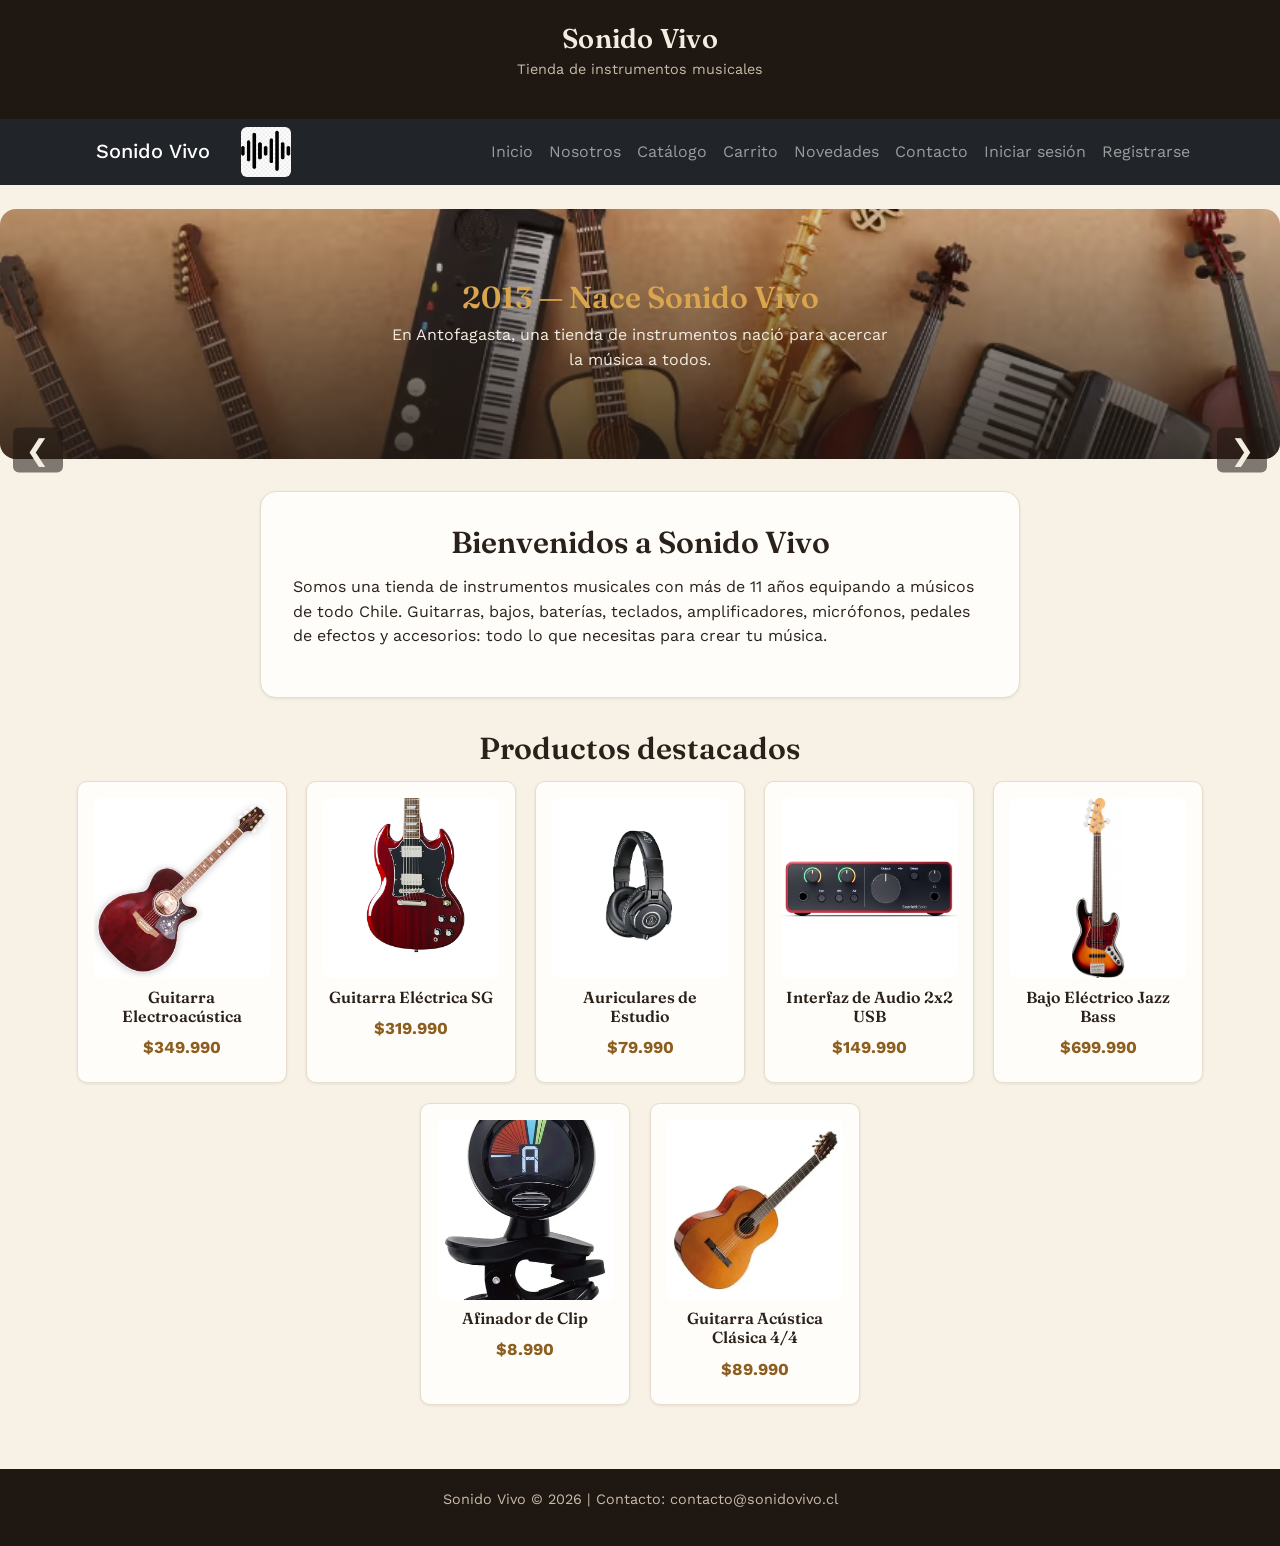
<file: index.html>
<!DOCTYPE html>
<html lang="es">
<head>
    <meta charset="UTF-8">
    <meta name="viewport" content="width=device-width, initial-scale=1.0">
    <title>Sonido Vivo - Inicio</title>
    <link href="https://cdn.jsdelivr.net/npm/bootstrap@5.3.3/dist/css/bootstrap.min.css" rel="stylesheet">
    <link rel="stylesheet" href="css/style.css">
</head>
<body>
    <header>
        <h1>Sonido Vivo</h1>
        <p>Tienda de instrumentos musicales</p>
        
    </header>

  <nav class="navbar navbar-expand-lg navbar-dark bg-dark">
        <div class="container">
            <a class="navbar-brand" href="index.html">Sonido Vivo</a>
            <img src="imagenes/logo.png" alt="Logo de Sonido Vivo" class="logo">
            <button class="navbar-toggler" type="button" data-bs-toggle="collapse" data-bs-target="#mainNav">
            <span class="navbar-toggler-icon"></span>
            </button>
            <div class="collapse navbar-collapse" id="mainNav">
                <ul class="navbar-nav ms-auto">
                    <li class="nav-item"><a class="nav-link" href="index.html">Inicio</a></li>
                    <li class="nav-item"><a class="nav-link" href="nosotros.html">Nosotros</a></li>
                    <li class="nav-item"><a class="nav-link" href="catalogo.html">Catálogo</a></li>
                    <li class="nav-item"><a class="nav-link" href="carrito.html">Carrito</a></li>
                    <li class="nav-item"><a class="nav-link" href="novedades.html">Novedades</a></li>
                    <li class="nav-item"><a class="nav-link" href="contacto.html">Contacto</a></li>
                    <li class="nav-item"><a class="nav-link" href="login.html">Iniciar sesión</a></li>
                    <li class="nav-item"><a class="nav-link" href="registro.html">Registrarse</a></li>
                </ul>
            </div>
        </div>
    </nav>

    <main>
            
    <div class="carrusel">
        <div class="carrusel-slide activo">
            <img src="imagenes/instrumento001.avif" alt="Carrusel 1">
            <div class="carrusel-contenido">
                
                <h2>2013 — Nace Sonido Vivo</h2>
                <p>En Antofagasta, una tienda de instrumentos nació para acercar la música a todos.</p>
            </div>
        </div>
        <div class="carrusel-slide">
            <img src="imagenes/festival001.jpg" alt="Carrusel 1">
            <div class="carrusel-contenido">
                <h2>2019 — Expansión</h2>
                <p>Guitarras, bajos, baterías y más de 340 productos para cada tipo de músico.</p>
            </div>
        </div>
        <div class="carrusel-slide">
            <img src="imagenes/taller001.jpg" alt="Carrusel 1">
            <div class="carrusel-contenido">
                <h2>2026 — Tu música empieza aquí</h2>
                <p>Herramientas profesionales, accesorios y el sonido que buscas.</p>
            </div>
        </div>
        <button class="carrusel-btn izq" onclick="carrusel(-1)">&#10094;</button>
        <button class="carrusel-btn der" onclick="carrusel(1)">&#10095;</button>
    </div>
    
    <section>
        <h2>Bienvenidos a Sonido Vivo</h2>
        <p>Somos una tienda de instrumentos musicales con más de 11 años equipando a músicos de todo Chile. Guitarras, bajos, baterías, teclados, amplificadores, micrófonos, pedales de efectos y accesorios: todo lo que necesitas para crear tu música.</p>
    </section>
    
    <div class="destacados-wrapper">
        <h2>Productos destacados</h2>
        <div id="destacados"></div>
    </div>
    
    </main>

    
    <footer>
        <p>Sonido Vivo &copy; 2026 | Contacto: contacto@sonidovivo.cl</p>
    </footer>
    <script src="js/productos.js"></script>
    <script src="js/auth.js"></script>
    <script>
    var slideActual = 0;
    var slides = document.querySelectorAll('.carrusel-slide');
    var total = slides.length;

    function carrusel(direccion) {
        slides[slideActual].classList.remove('activo');
        slideActual = (slideActual + direccion + total) % total;
        slides[slideActual].classList.add('activo');
    }

    setInterval(function(){ carrusel(1); }, 5000);

        var contDestacados = document.getElementById('destacados');
        if (contDestacados) {
            var destacados = productos.slice().sort(function() { return Math.random() - 0.5; }).slice(0, 7);
            destacados.forEach(function(p) {
                var card = document.createElement('div');
                card.className = 'producto-card';
                card.innerHTML =
                    '<img src="' + p.imagen + '" alt="' + p.nombre + '">' +
                    '<h3>' + p.nombre + '</h3>' +
                    '<p class="precio">' + new Intl.NumberFormat('es-CL',
                        {style:'currency', currency:'CLP'}).format(p.precio) + '</p>';
                contDestacados.appendChild(card);
            });
        }
        </script>
</body>
</html>
</file>
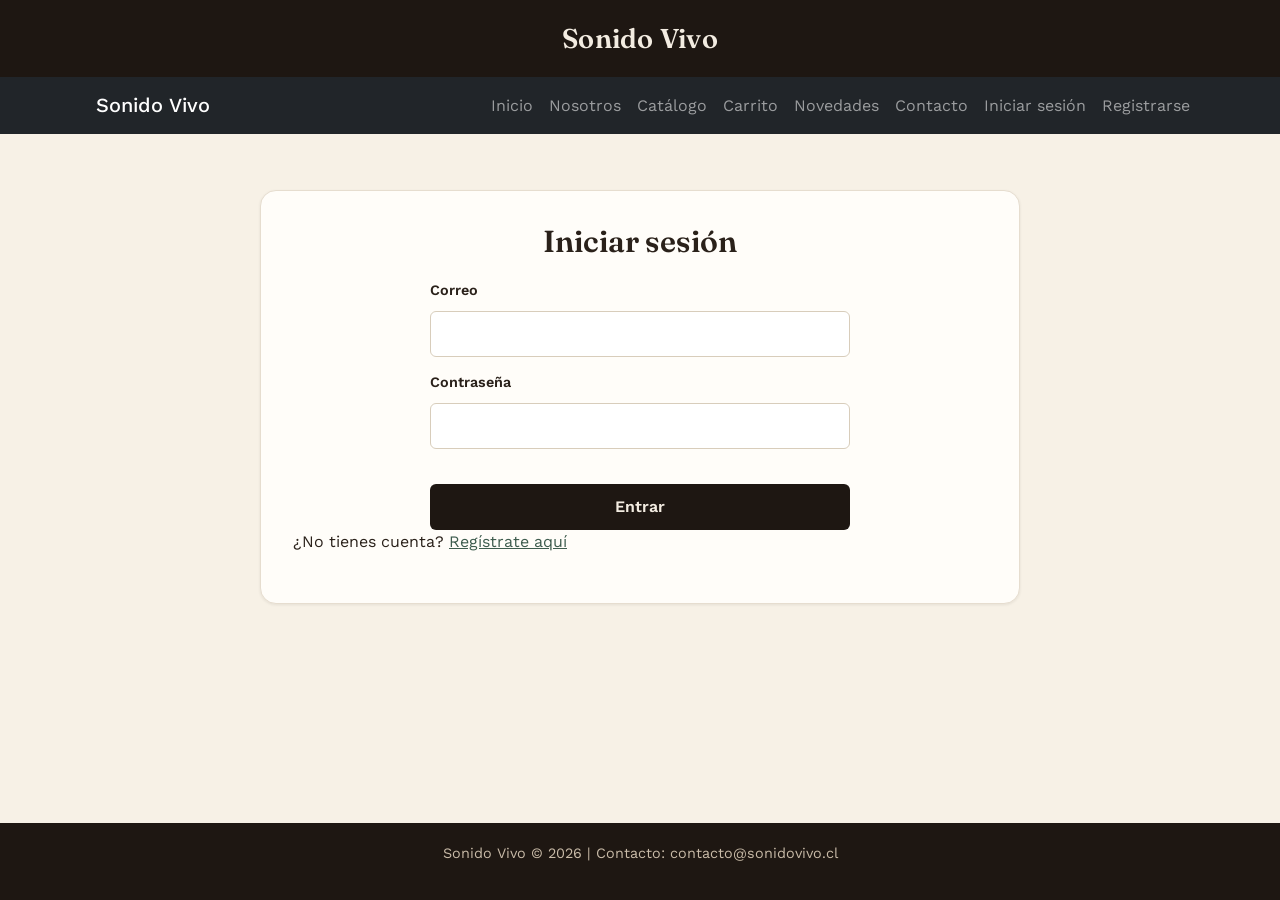
<file: admin-productos.html>
<!DOCTYPE html>
<html lang="es">
<head>
    <meta charset="UTF-8">
    <meta name="viewport" content="width=device-width, initial-scale=1.0">
    <title>Sonido Vivo - Admin Productos</title>
    <link href="https://cdn.jsdelivr.net/npm/bootstrap@5.3.3/dist/css/bootstrap.min.css" rel="stylesheet">
    <link rel="stylesheet" href="css/style.css">
    <script src="js/auth.js"></script>
    <script>protegerRutaAdmin();</script>
</head>
<body>
    <header>
        <h1>Sonido Vivo - Administración</h1>
    </header>

    <nav class="nav-admin">
        <a href="admin.html">Panel</a>
        <a href="admin-productos.html">Productos</a>
        <a href="admin-usuarios.html">Usuarios</a>
        <a href="#" onclick="cerrarSesion(); return false;">Cerrar sesión</a>
    </nav>

    <main>
        <section>
            <h2>Mantenedor de productos</h2>
            <button type="button" id="btn-agregar-producto">Agregar producto</button>
            <div id="contenedor-form-producto" style="display: none; margin-top: 1.5rem; padding: 1rem; border: 1px solid #ccc;">
                <h3 id="form-producto-titulo">Agregar producto</h3>
                <form id="form-producto">
                    <input type="hidden" id="producto-id">
                    
                    <label for="codigo">Código:</label>
                    <input type="text" id="codigo" required>

                    <label for="categoria">Categoría:</label>
                    <input type="text" id="categoria" required>
                    
                    <label for="nombre-producto">Nombre:</label>
                    <input type="text" id="nombre-producto" required>
                    
                    <label for="marca">Marca</label>
                    <input type="text" id="marca" required>

                    <label for="modelo">Modelo</label>
                    <input type="text" id="modelo" required>

                    <label for="precio">Precio:</label>
                    <input type="number" id="precio" step="0.01" required>
                
                    <label for="stock">Stock:</label>
                    <input type="number" id="stock" required>

                    <label for="descripcion">Descripción:</label>
                    <textarea id="descripcion"></textarea>

                    <label for="imagen">Imagen (URL):</label>
                    <input type="text" id="imagen">

                    <button type="submit">Guardar</button>
                    <button type="button" id="btn-cancelar-form">Cancelar</button>
                </form>

            </div>
                <table id="tabla-productos" border="1" cellpadding="6" style="width: 100%; margin-top: 1rem; border-collapse: collapse;">
                <thead>
                    <tr>
                        <th>Código</th>
                        <th>Nombre</th>
                        <th>Categoría</th>
                        <th>Precio</th>
                        <th>Stock</th>
                        <th>Acciones</th>
                    </tr>
                </thead>
                <tbody id="tbody-productos"></tbody>
            </table>

            <p>Listado, editar y gestionar productos. (Completar mantenedor)</p>
        </section>
    </main>

    <footer>
        <p>Sonido Vivo &copy; 2026 | Contacto: contacto@sonidovivo.cl</p>
    </footer>

    <script src="js/adminProductos.js"></script>
    <script src="js/productos.js"></script>
</body>
</html>
</file>
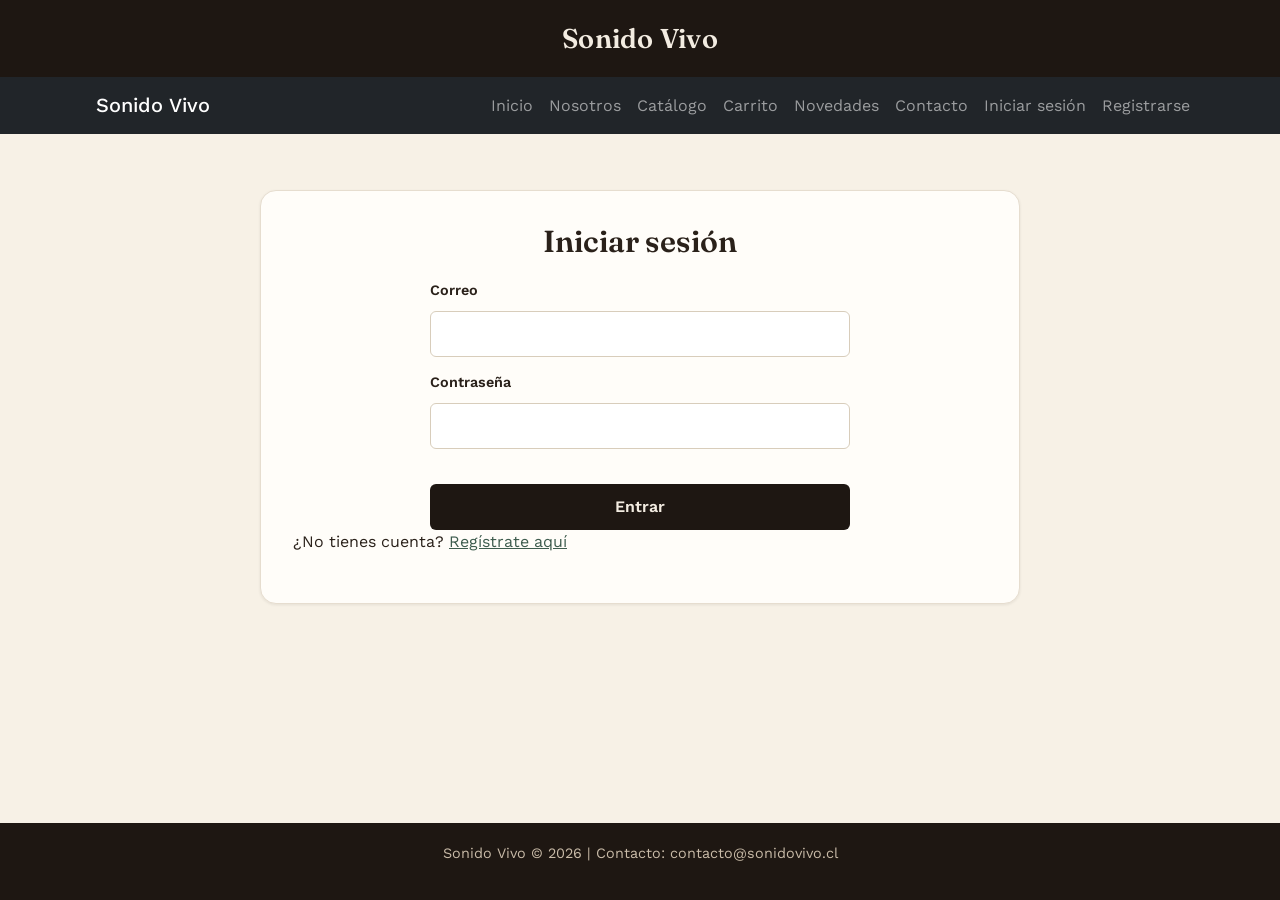
<file: admin-usuarios.html>
<!DOCTYPE html>
<html lang="es">
<head>
    <meta charset="UTF-8">
    <meta name="viewport" content="width=device-width, initial-scale=1.0">
    <title>Sonido Vivo - Admin Usuarios</title>
    <link href="https://cdn.jsdelivr.net/npm/bootstrap@5.3.3/dist/css/bootstrap.min.css" rel="stylesheet">
    <link rel="stylesheet" href="css/style.css">
    <script src="js/auth.js"></script>
    <script>protegerRutaAdmin();</script>   
</head>
<body>
    <header>
        <h1>Sonido Vivo - Administración</h1>
    </header>

    <nav class="nav-admin">
        <a href="admin.html">Panel</a>
        <a href="admin-productos.html">Productos</a>
        <a href="admin-usuarios.html">Usuarios</a>
        <a href="#" onclick="cerrarSesion(); return false;">Cerrar sesión</a>
    </nav>

    <main>
        <section>
            <h2>Mantenedor de usuarios</h2>
            <p>Listado, crear, editar y asignar rol. (Completar mantenedor)</p>

            <table id="tabla-usuarios" border="1" cellpadding="6" style="width: 100%; margin-top: 1rem; border-collapse: collapse;">
                <thead>
                    <tr>
                        <th>Nombre</th>
                        <th>Email</th>
                        <th>Rol</th>
                        <th>Acciones</th>
                    </tr>
                </thead>
                <tbody id="tbody-usuarios"></tbody>
            </table>
        </section>
    </main>

    <footer>
        <p>Sonido Vivo &copy; 2026 | Contacto: contacto@sonidovivo.cl</p>
    </footer>

    <script src="js/adminUsuarios.js"></script>
</body>
</html>
</file>
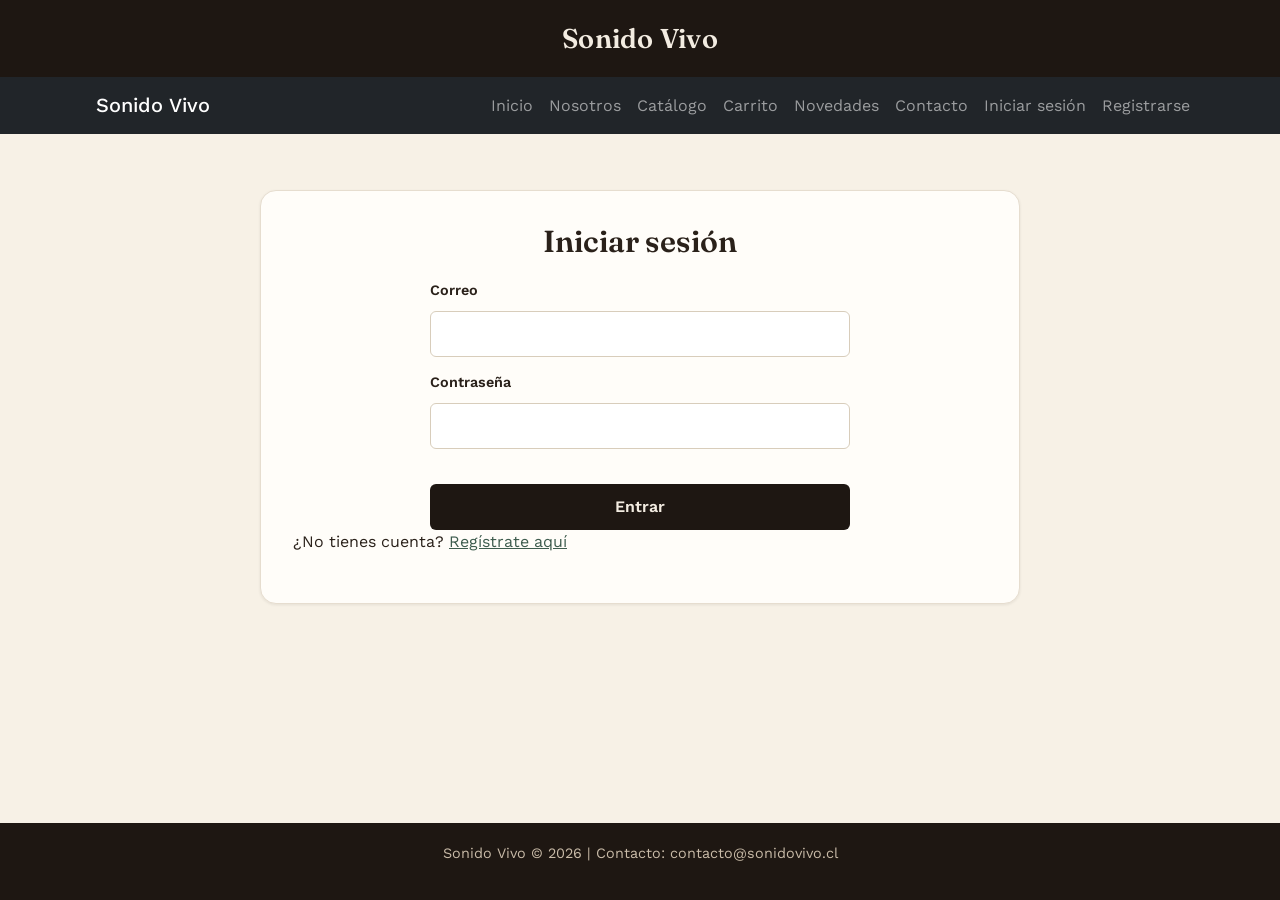
<file: admin.html>
<!DOCTYPE html>
<html lang="es">
<head>
    <meta charset="UTF-8">
    <meta name="viewport" content="width=device-width, initial-scale=1.0">
    <title>Sonido Vivo - Administración</title>
    <link href="https://cdn.jsdelivr.net/npm/bootstrap@5.3.3/dist/css/bootstrap.min.css" rel="stylesheet">
    <link rel="stylesheet" href="css/style.css">
    <script src="js/auth.js"></script>
    <script>protegerRutaAdmin();</script>
</head>
<body>
    <header>
        <h1>Sonido Vivo - Administración</h1>
    </header>

    <nav class="nav-admin">
        <a href="index.html">Volver al sitio</a>
        <a href="admin-productos.html">Productos</a>
        <a href="admin-usuarios.html">Usuarios</a>
        <a href="#" onclick="cerrarSesion(); return false;">Cerrar sesión</a>
    </nav>

    <main>
        <section>
            <h2>Panel de administración</h2>
            <p>Gestión de productos y usuarios. (Completar mantenedores)</p>
        </section>
    </main>

    <footer>
        <p>Sonido Vivo &copy; 2026 | Contacto: contacto@sonidovivo.cl</p>
    </footer>
</body>
</html>
</file>
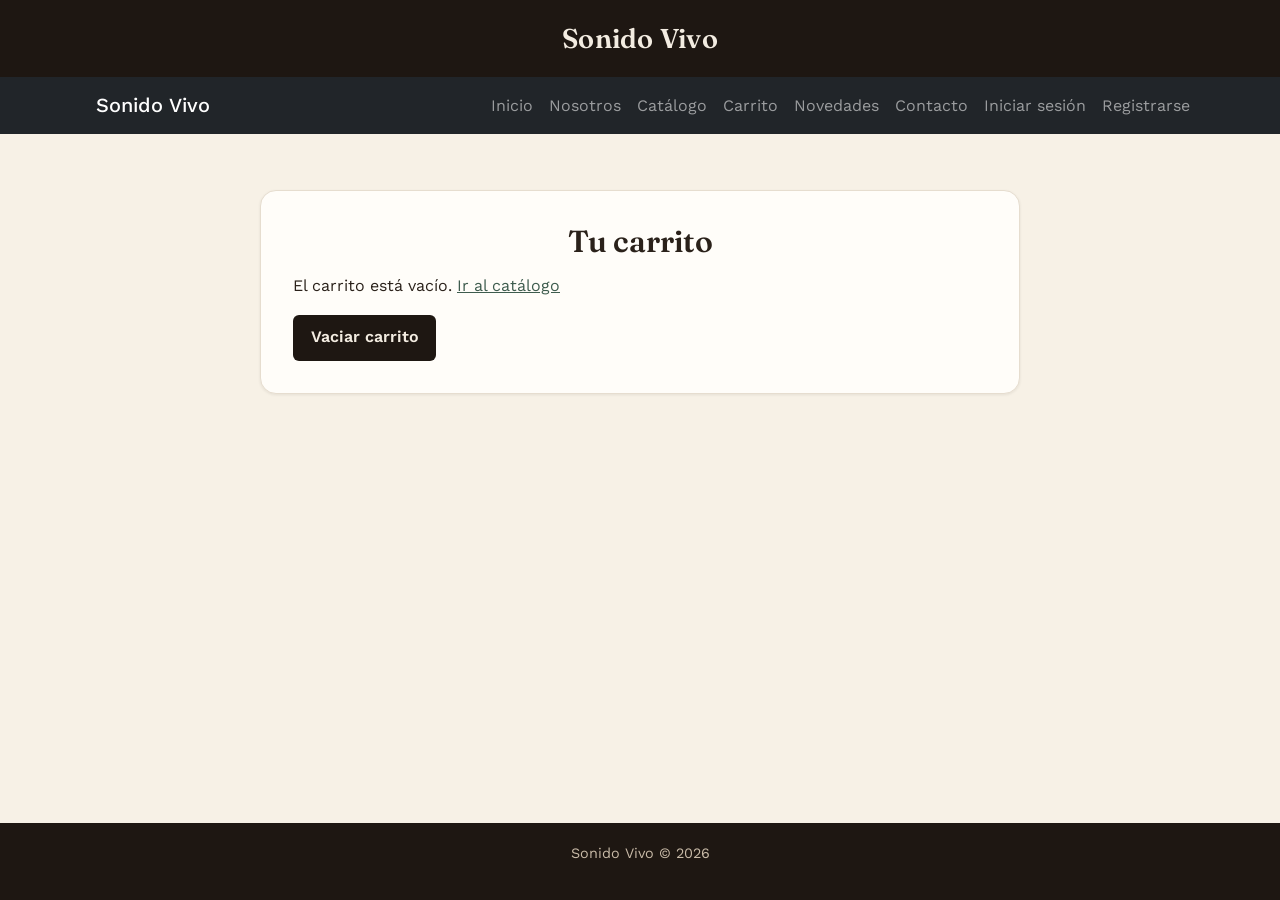
<file: carrito.html>
<!DOCTYPE html>
<html lang="es">
<head>
    <meta charset="UTF-8">
    <meta name="viewport" content="width=device-width, initial-scale=1.0">
    <title>Sonido Vivo - Carrito</title>
    <link href="https://cdn.jsdelivr.net/npm/bootstrap@5.3.3/dist/css/bootstrap.min.css" rel="stylesheet">
    <link rel="stylesheet" href="css/style.css">
</head>
<body>
    <header><h1>Sonido Vivo</h1></header>
      <nav class="navbar navbar-expand-lg navbar-dark bg-dark">
        <div class="container">
            <a class="navbar-brand" href="index.html">Sonido Vivo</a>
            <button class="navbar-toggler" type="button" data-bs-toggle="collapse" data-bs-target="#mainNav">
            <span class="navbar-toggler-icon"></span>
            </button>
            <div class="collapse navbar-collapse" id="mainNav">
                <ul class="navbar-nav ms-auto">
                    <li class="nav-item"><a class="nav-link" href="index.html">Inicio</a></li>
                    <li class="nav-item"><a class="nav-link" href="nosotros.html">Nosotros</a></li>
                    <li class="nav-item"><a class="nav-link" href="catalogo.html">Catálogo</a></li>
                    <li class="nav-item"><a class="nav-link" href="carrito.html">Carrito</a></li>
                    <li class="nav-item"><a class="nav-link" href="novedades.html">Novedades</a></li>
                    <li class="nav-item"><a class="nav-link" href="contacto.html">Contacto</a></li>
                    <li class="nav-item"><a class="nav-link" href="login.html">Iniciar sesión</a></li>
                    <li class="nav-item"><a class="nav-link" href="registro.html">Registrarse</a></li>
                </ul>
            </div>
        </div>
    </nav>
    <main>
        <section>
            <h2>Tu carrito</h2>
            <div id="lista-carrito"></div>
            <p id="total-carrito"></p>
            <button onclick="vaciarCarrito()">Vaciar carrito</button>
        </section>
    </main>
    <footer><p>Sonido Vivo &copy; 2026</p></footer>
    <script src="js/auth.js"></script>
    <script src="js/productos.js"></script>
    <script src="js/carrito.js"></script>
</body>
</html>
</file>
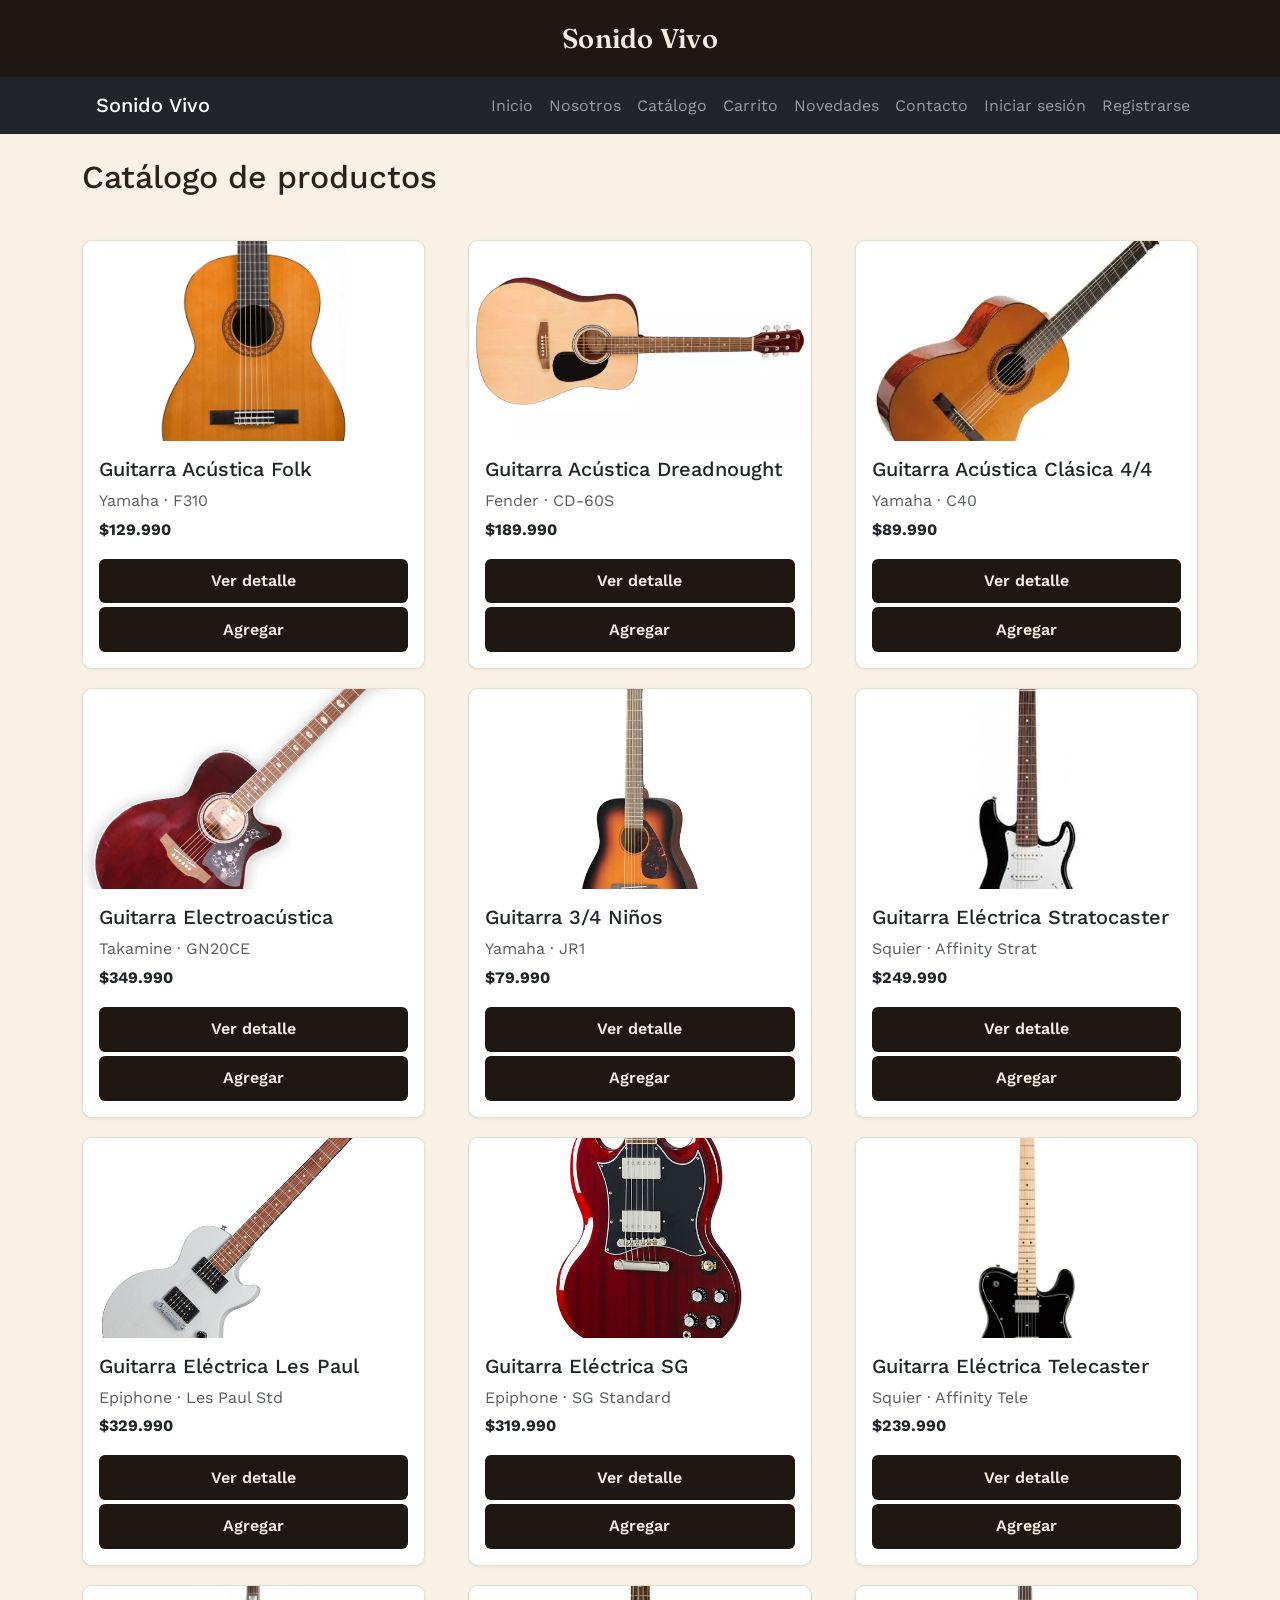
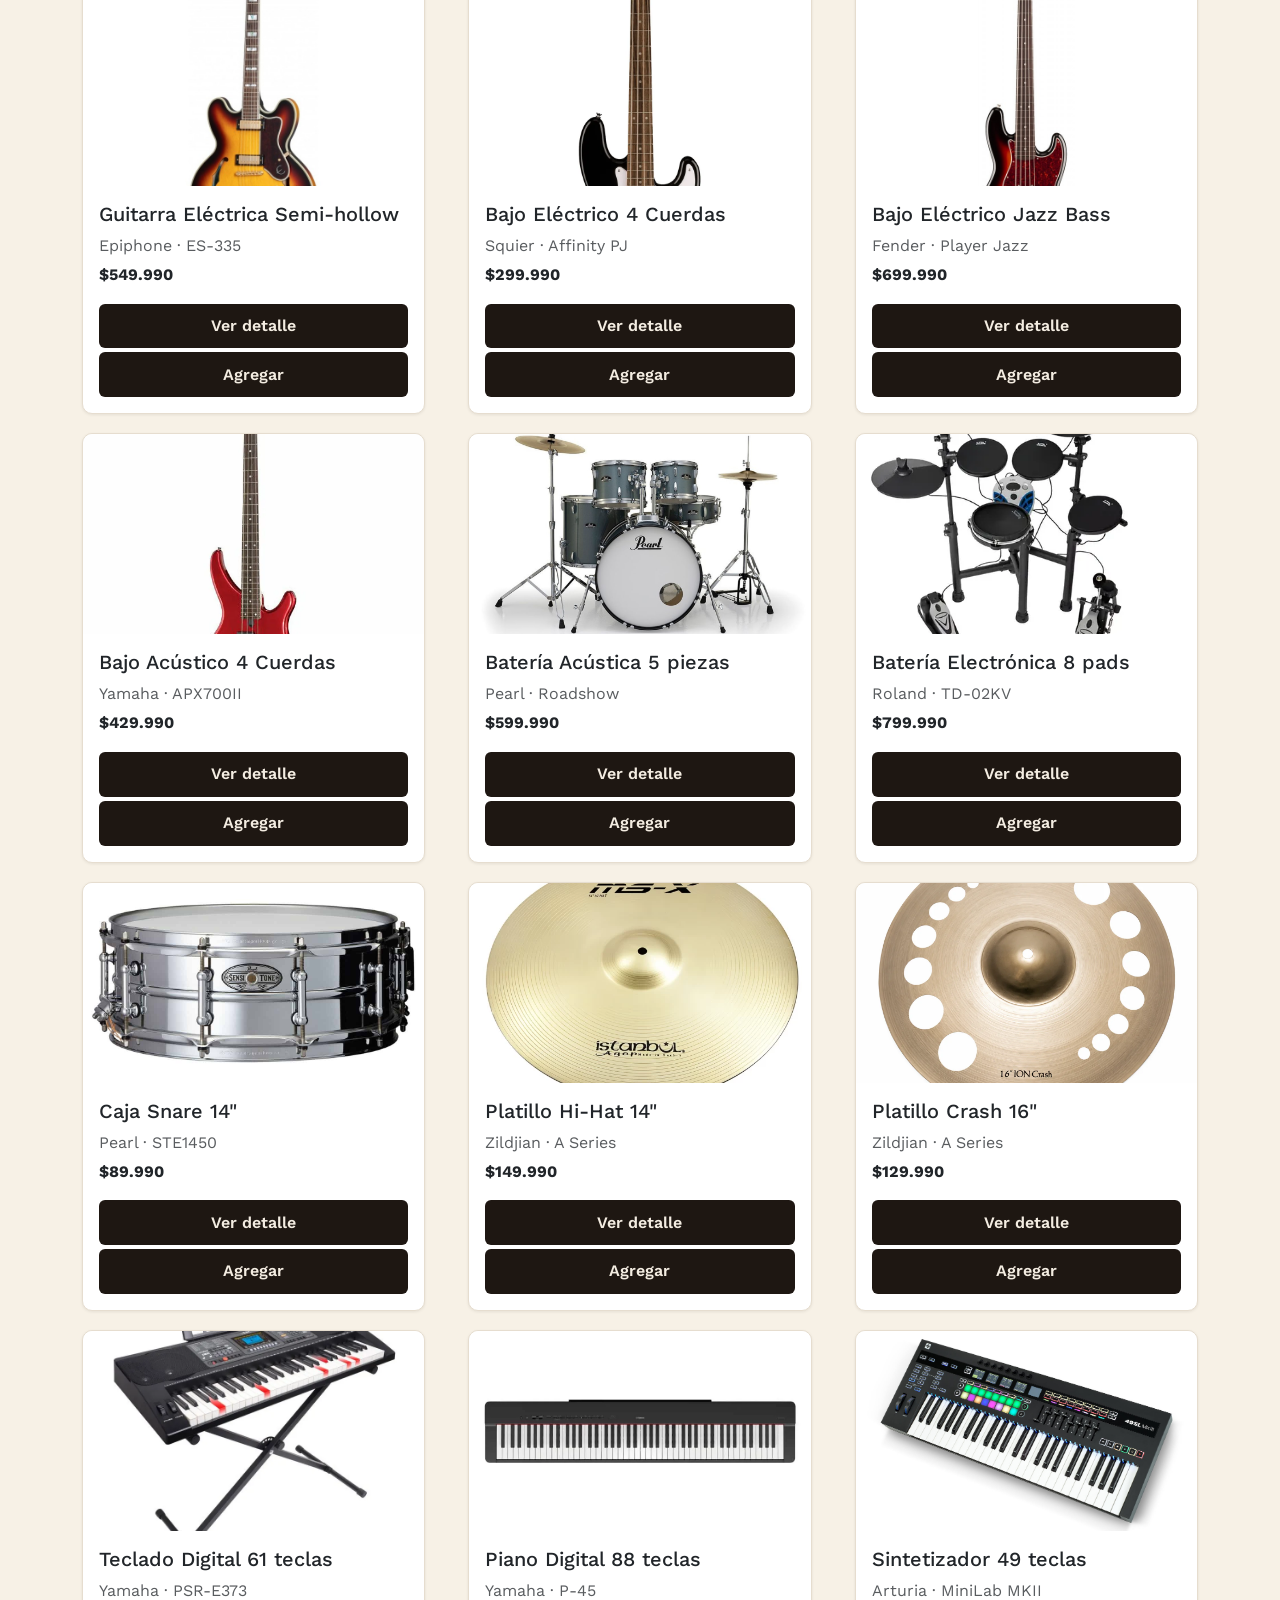
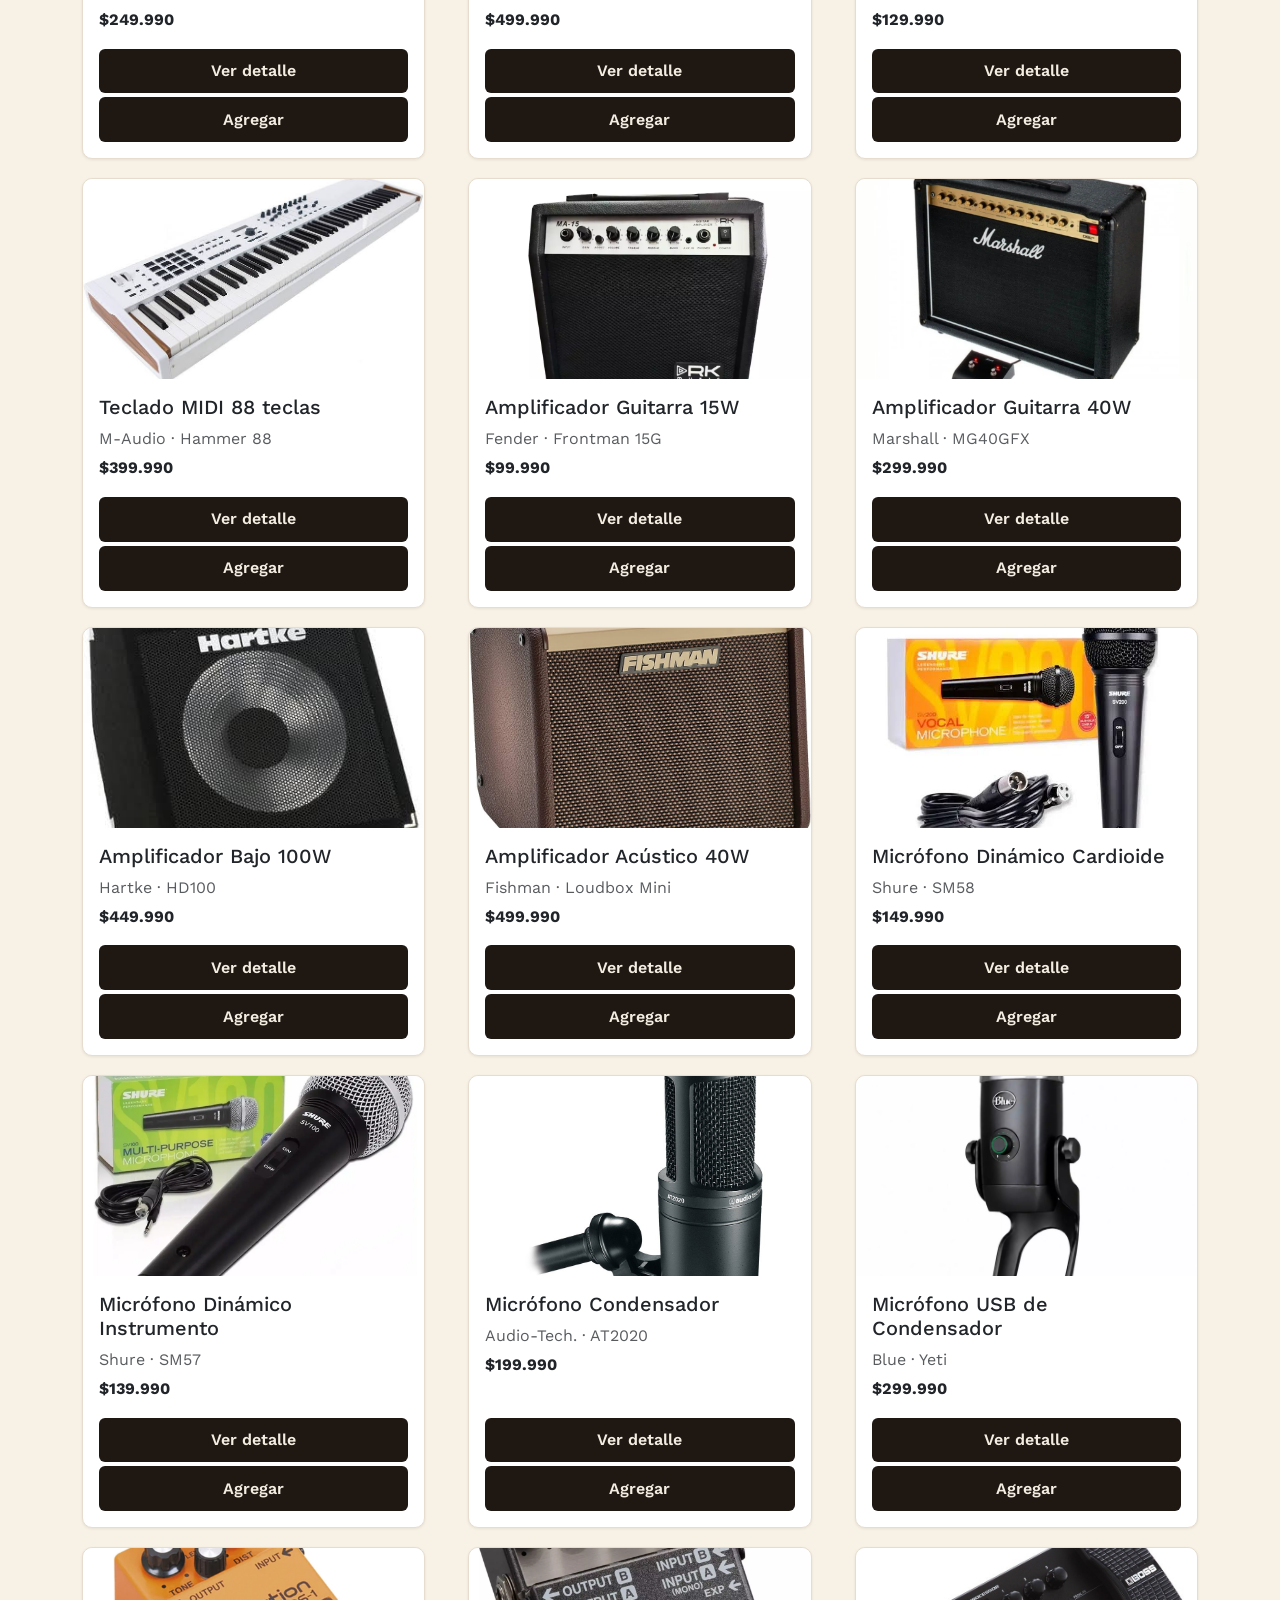
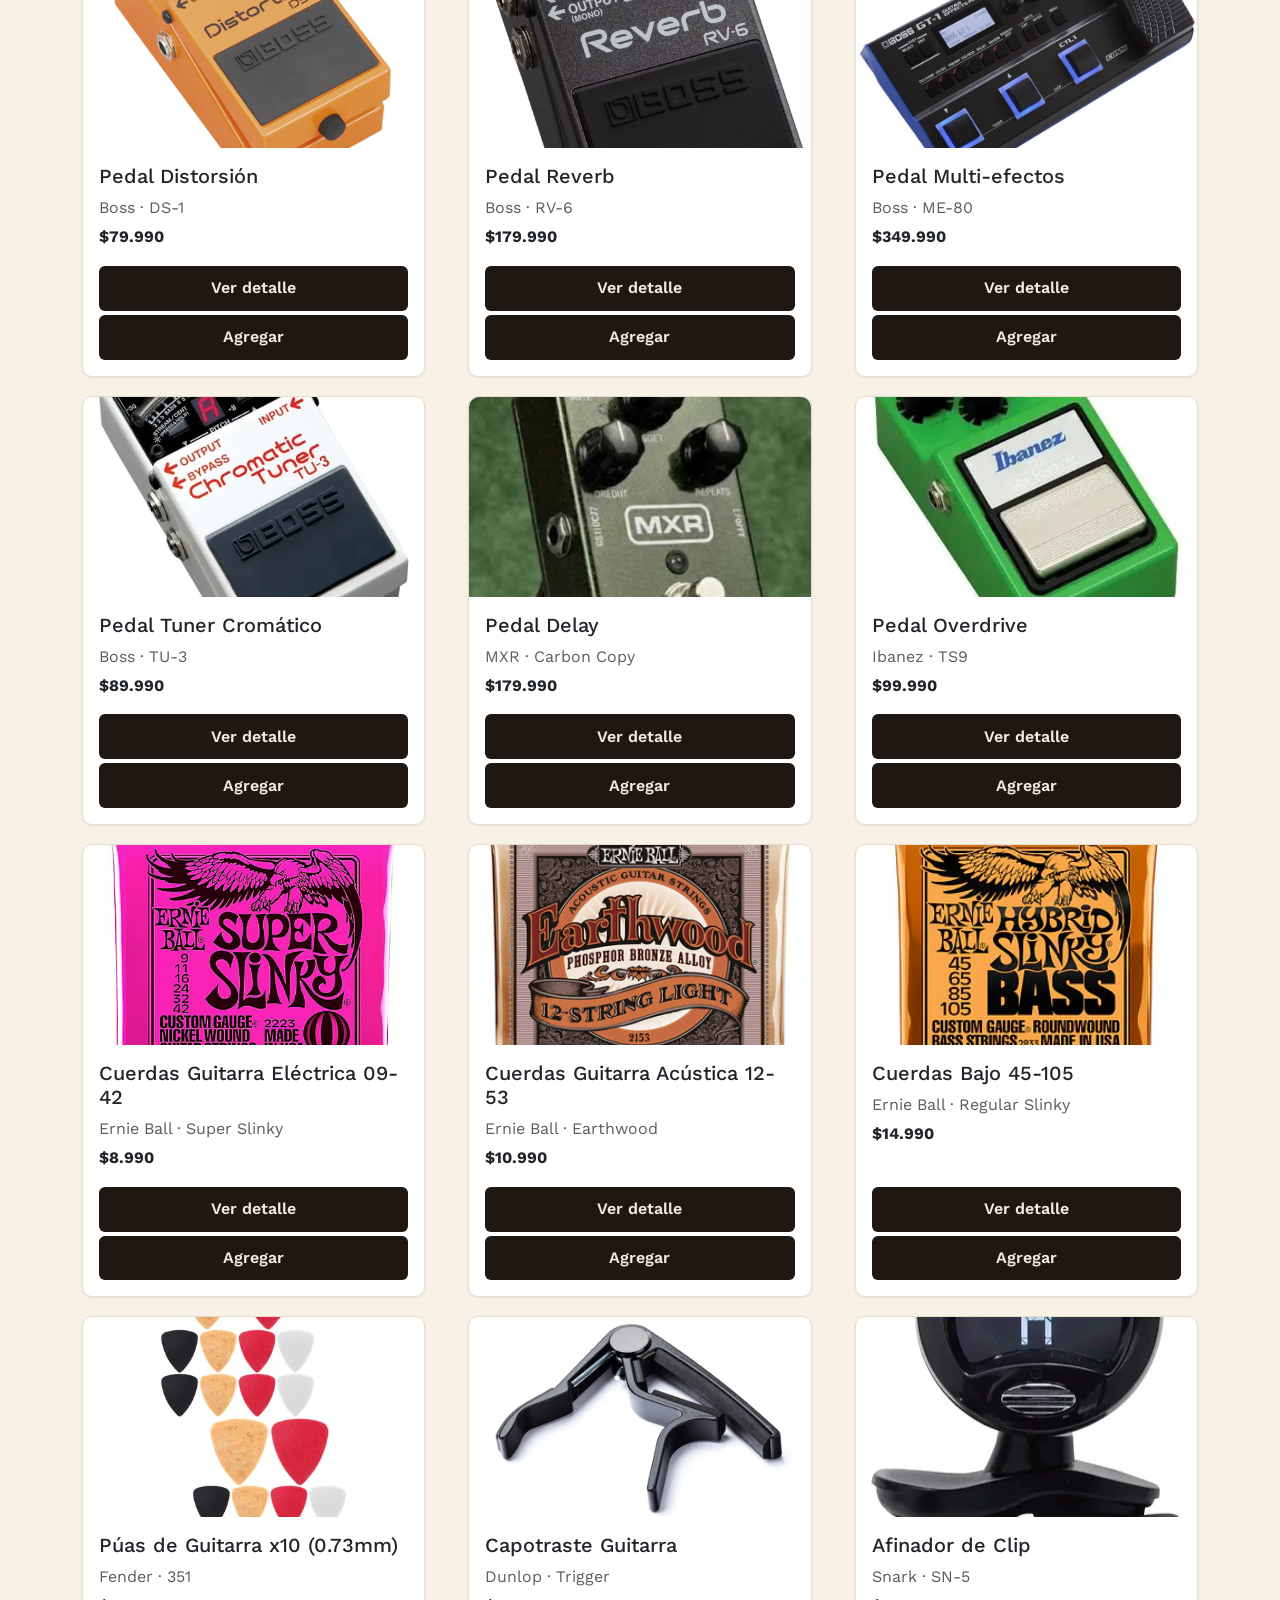
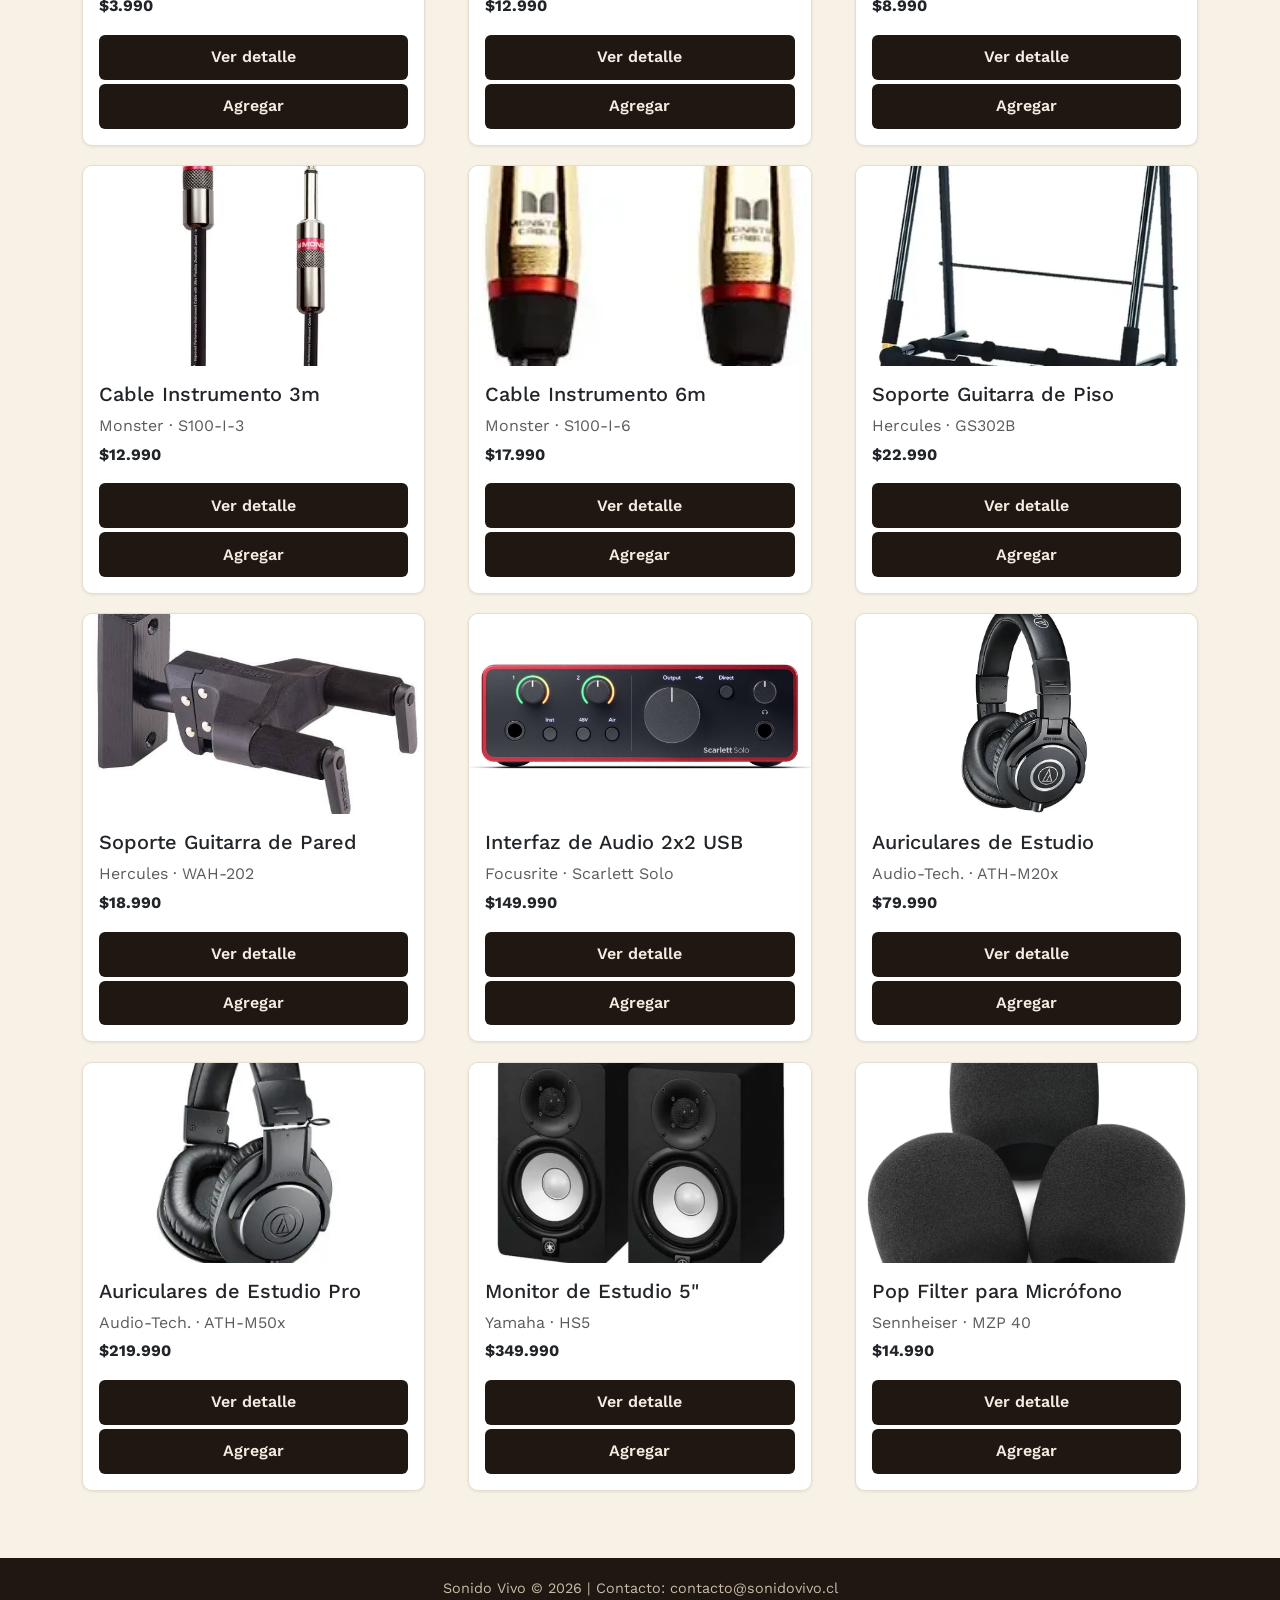
<file: catalogo.html>
<!DOCTYPE html>
<html lang="es">
<head>
    <meta charset="UTF-8">
    <meta name="viewport" content="width=device-width, initial-scale=1.0">
    <title>Sonido Vivo - Catálogo</title>
    <link href="https://cdn.jsdelivr.net/npm/bootstrap@5.3.3/dist/css/bootstrap.min.css" rel="stylesheet">
    <link rel="stylesheet" href="css/style.css">
</head>
<body>
    <header>
        <h1>Sonido Vivo</h1>
    </header>

      <nav class="navbar navbar-expand-lg navbar-dark bg-dark">
        <div class="container">
            <a class="navbar-brand" href="index.html">Sonido Vivo</a>
            <button class="navbar-toggler" type="button" data-bs-toggle="collapse" data-bs-target="#mainNav">
            <span class="navbar-toggler-icon"></span>
            </button>
            <div class="collapse navbar-collapse" id="mainNav">
                <ul class="navbar-nav ms-auto">
                    <li class="nav-item"><a class="nav-link" href="index.html">Inicio</a></li>
                    <li class="nav-item"><a class="nav-link" href="nosotros.html">Nosotros</a></li>
                    <li class="nav-item"><a class="nav-link" href="catalogo.html">Catálogo</a></li>
                    <li class="nav-item"><a class="nav-link" href="carrito.html">Carrito</a></li>
                    <li class="nav-item"><a class="nav-link" href="novedades.html">Novedades</a></li>
                    <li class="nav-item"><a class="nav-link" href="contacto.html">Contacto</a></li>
                    <li class="nav-item"><a class="nav-link" href="login.html">Iniciar sesión</a></li>
                    <li class="nav-item"><a class="nav-link" href="registro.html">Registrarse</a></li>
                </ul>
            </div>
        </div>
    </nav>

    <main class="container py-4">
        
        <h2 class="mb-4">Catálogo de productos</h2>
        <div class="row" id="lista-productos"></div>
    </main>

    <footer>
        <p>Sonido Vivo &copy; 2026 | Contacto: contacto@sonidovivo.cl</p>
    </footer>

    <script src="js/auth.js"></script>
    <script src="js/productos.js"></script>
    <script src="js/catalogo.js"></script>
    <script src="js/carrito.js"></script>     
    <script src="https://cdn.jsdelivr.net/npm/bootstrap@5.3.3/dist/js/bootstrap.bundle.min.js"></script>  
</body>
</html>
</file>
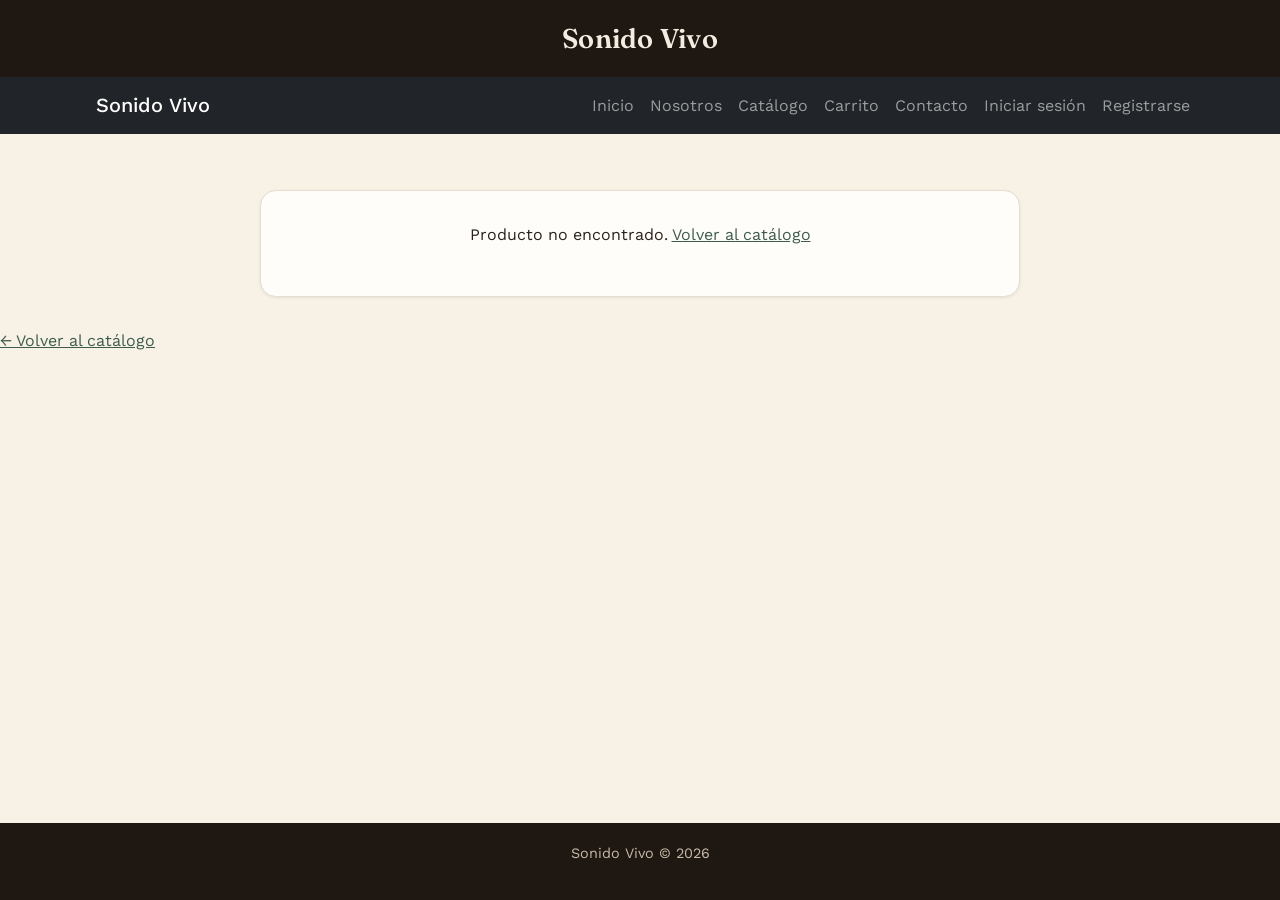
<file: detalle.html>
<!DOCTYPE html>
<html lang="es">
<head>
    <meta charset="UTF-8">
    <meta name="viewport" content="width=device-width, initial-scale=1.0">
    <title>Sonido Vivo - Detalle</title>
    <link href="https://cdn.jsdelivr.net/npm/bootstrap@5.3.3/dist/css/bootstrap.min.css" rel="stylesheet">
    <link rel="stylesheet" href="css/style.css">
</head>
<body>
    <header>
        <h1>Sonido Vivo</h1>
    </header>
    
      <nav class="navbar navbar-expand-lg navbar-dark bg-dark">
        <div class="container">
            <a class="navbar-brand" href="index.html">Sonido Vivo</a>
            <button class="navbar-toggler" type="button" data-bs-toggle="collapse" data-bs-target="#mainNav">
            <span class="navbar-toggler-icon"></span>
            </button>
            <div class="collapse navbar-collapse" id="mainNav">
                <ul class="navbar-nav ms-auto">
                    <li class="nav-item"><a class="nav-link" href="index.html">Inicio</a></li>
                    <li class="nav-item"><a class="nav-link" href="nosotros.html">Nosotros</a></li>
                    <li class="nav-item"><a class="nav-link" href="catalogo.html">Catálogo</a></li>
                    <li class="nav-item"><a class="nav-link" href="carrito.html">Carrito</a></li>
                    <li class="nav-item"><a class="nav-link" href="contacto.html">Contacto</a></li>
                    <li class="nav-item"><a class="nav-link" href="login.html">Iniciar sesión</a></li>
                    <li class="nav-item"><a class="nav-link" href="registro.html">Registrarse</a></li>
                </ul>
            </div>
        </div>
    </nav>
    <main>
        <section id="detalle-producto">
            
        </section>
        <p><a href="catalogo.html">&larr; Volver al catálogo</a></p>
    </main>
    <footer><p>Sonido Vivo &copy; 2026</p></footer>
    <script src="js/auth.js"></script>
    <script src="js/productos.js"></script>
    <script src="js/detalle.js"></script>
    <script src="js/carrito.js"></script>       
</body>
</html>
</file>
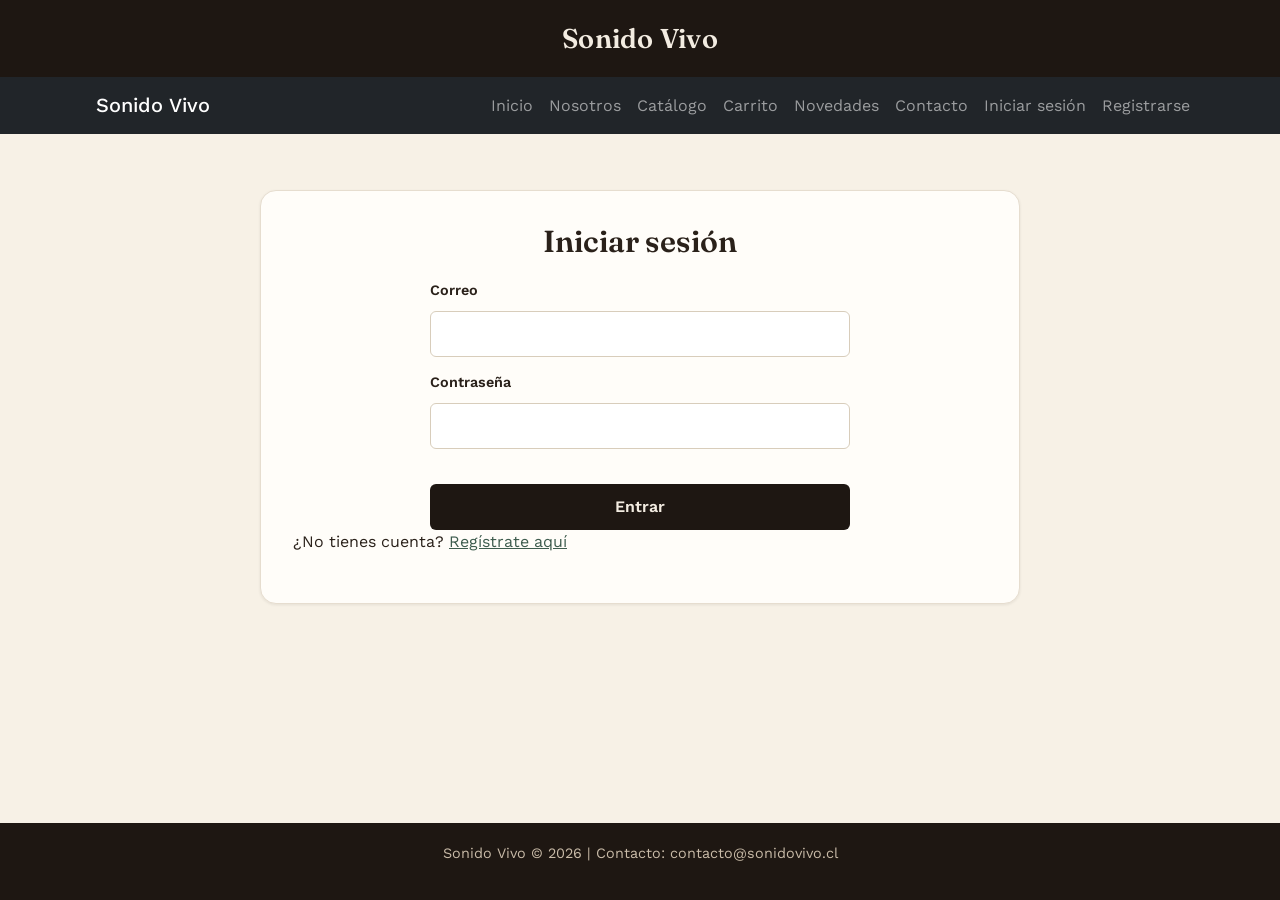
<file: login.html>
<!DOCTYPE html>
<html lang="es">
<head>
    <meta charset="UTF-8">
    <meta name="viewport" content="width=device-width, initial-scale=1.0">
    <title>Sonido Vivo - Iniciar sesión</title>
    <link href="https://cdn.jsdelivr.net/npm/bootstrap@5.3.3/dist/css/bootstrap.min.css" rel="stylesheet">
    <link rel="stylesheet" href="css/style.css">
</head>
<body>
    <header>
        <h1>Sonido Vivo</h1>
    </header>

     <nav class="navbar navbar-expand-lg navbar-dark bg-dark">
        <div class="container">
            <a class="navbar-brand" href="index.html">Sonido Vivo</a>
            <button class="navbar-toggler" type="button" data-bs-toggle="collapse" data-bs-target="#mainNav">
            <span class="navbar-toggler-icon"></span>
            </button>
            <div class="collapse navbar-collapse" id="mainNav">
                <ul class="navbar-nav ms-auto">
                    <li class="nav-item"><a class="nav-link" href="index.html">Inicio</a></li>
                    <li class="nav-item"><a class="nav-link" href="nosotros.html">Nosotros</a></li>
                    <li class="nav-item"><a class="nav-link" href="catalogo.html">Catálogo</a></li>
                    <li class="nav-item"><a class="nav-link" href="carrito.html">Carrito</a></li>
                    <li class="nav-item"><a class="nav-link" href="novedades.html">Novedades</a></li>
                    <li class="nav-item"><a class="nav-link" href="contacto.html">Contacto</a></li>
                    <li class="nav-item"><a class="nav-link" href="login.html">Iniciar sesión</a></li>
                    <li class="nav-item"><a class="nav-link" href="registro.html">Registrarse</a></li>
                </ul>
            </div>
        </div>
    </nav>

    <main>
        <section>
            <h2>Iniciar sesión</h2>
            <form id="form-login">
                <label for="correo">Correo</label>
                <input type="email" id="correo" name="correo">
                <label for="clave">Contraseña</label>
                <input type="password" id="clave" name="clave" minlength="4" maxlength="10">
                <p id="login-error" class="text-danger" role="alert"></p>
                <button type="submit">Entrar</button>
            </form>
            <p>¿No tienes cuenta?  <a href="registro.html">Regístrate aquí</a></p>
        </section>
    </main>

    <footer>
        <p>Sonido Vivo &copy; 2026 | Contacto: contacto@sonidovivo.cl</p>
    </footer>

    <script src="js/auth.js"></script>
</body>
</html>
</file>
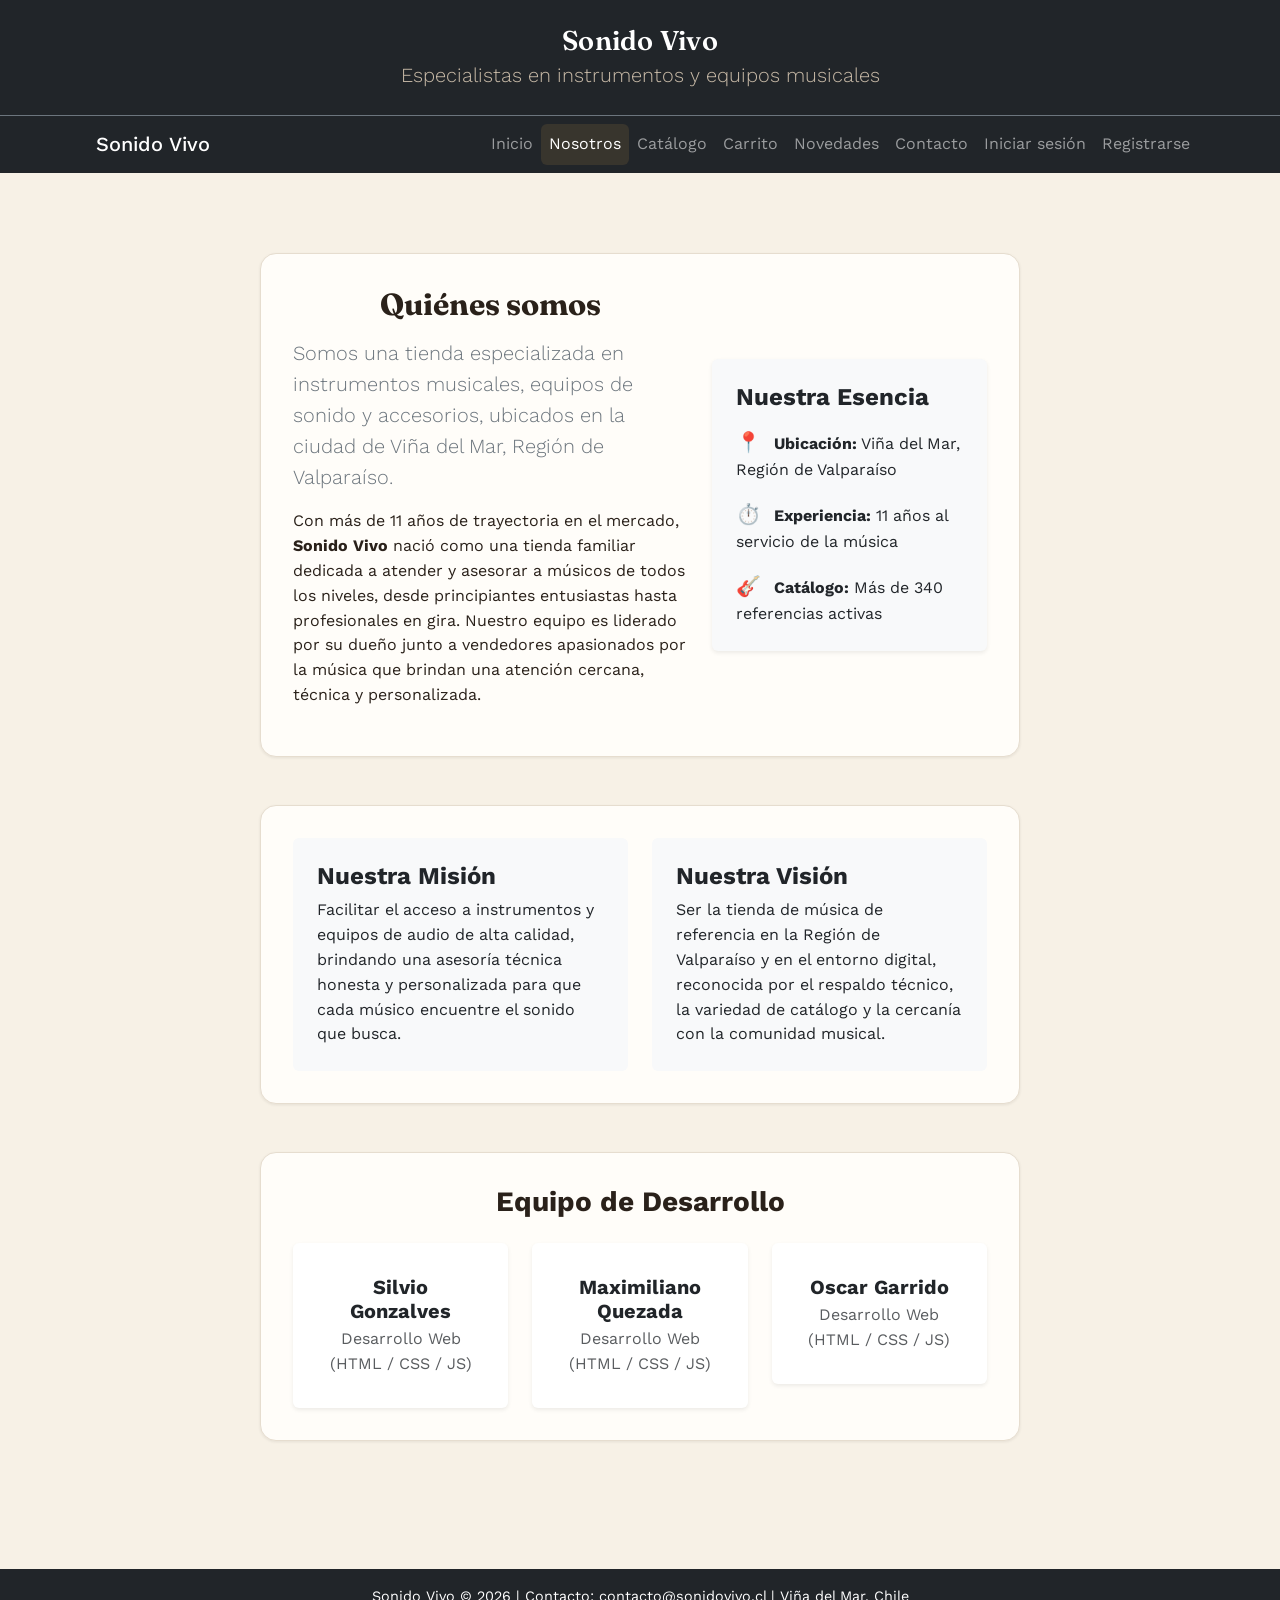
<file: nosotros.html>
<!DOCTYPE html>
<html lang="es">
<head>
    <meta charset="UTF-8">
    <meta name="viewport" content="width=device-width, initial-scale=1.0">
    <title>Sonido Vivo - Nosotros</title>
    <link href="https://cdn.jsdelivr.net/npm/bootstrap@5.3.3/dist/css/bootstrap.min.css" rel="stylesheet">
    <link rel="stylesheet" href="css/style.css">
</head>
<body>
    <header class="bg-dark text-white text-center py-4">
        <h1>Sonido Vivo</h1>
        <p class="lead mb-0">Especialistas en instrumentos y equipos musicales</p>
    </header>

    <nav class="navbar navbar-expand-lg navbar-dark bg-dark border-top border-secondary">
        <div class="container">
            <a class="navbar-brand" href="index.html">Sonido Vivo</a>
            <button class="navbar-toggler" type="button" data-bs-toggle="collapse" data-bs-target="#mainNav" aria-controls="mainNav" aria-expanded="false" aria-label="Toggle navigation">
                <span class="navbar-toggler-icon"></span>
            </button>
            <div class="collapse navbar-collapse" id="mainNav">
                <ul class="navbar-nav ms-auto">
                    <li class="nav-item"><a class="nav-link" href="index.html">Inicio</a></li>
                    <li class="nav-item"><a class="nav-link active" href="nosotros.html">Nosotros</a></li>
                    <li class="nav-item"><a class="nav-link" href="catalogo.html">Catálogo</a></li>
                    <li class="nav-item"><a class="nav-link" href="carrito.html">Carrito</a></li>
                    <li class="nav-item"><a class="nav-link" href="novedades.html">Novedades</a></li>
                    <li class="nav-item"><a class="nav-link" href="contacto.html">Contacto</a></li>
                    <li class="nav-item"><a class="nav-link" href="login.html">Iniciar sesión</a></li>
                    <li class="nav-item"><a class="nav-link" href="registro.html">Registrarse</a></li>
                </ul>
            </div>
        </div>
    </nav>

<main class="container py-5">

    <section class="mb-5">
        <div class="row g-4 align-items-center">
            
            <div class="col-lg-7">
                <h2 class="fw-bold mb-3">Quiénes somos</h2>
                <p class="lead text-secondary">
                    Somos una tienda especializada en instrumentos musicales, equipos de sonido y accesorios, ubicados en la ciudad de Viña del Mar, Región de Valparaíso.
                </p>
                <p>
                    Con más de 11 años de trayectoria en el mercado, <strong>Sonido Vivo</strong> nació como una tienda familiar dedicada a atender y asesorar a músicos de todos los niveles, desde principiantes entusiastas hasta profesionales en gira. Nuestro equipo es liderado por su dueño junto a vendedores apasionados por la música que brindan una atención cercana, técnica y personalizada.
                </p>
            </div>

            <div class="col-lg-5">
                <div class="card bg-light border-0 shadow-sm p-4">
                    <h4 class="fw-bold text-dark mb-3">Nuestra Esencia</h4>
                    <ul class="list-unstyled mb-0">
                        <li class="mb-3">
                            <span class="fs-5 me-2">📍</span>
                            <strong>Ubicación:</strong> Viña del Mar, Región de Valparaíso
                        </li>
                        <li class="mb-3">
                            <span class="fs-5 me-2">⏱️</span>
                            <strong>Experiencia:</strong> 11 años al servicio de la música
                        </li>
                        <li class="mb-0">
                            <span class="fs-5 me-2">🎸</span>
                            <strong>Catálogo:</strong> Más de 340 referencias activas
                        </li>
                    </ul>
                </div>
            </div>

        </div>
    </section>

    <section class="mb-5">
        <div class="row g-4">
            <div class="col-md-6">
                <div class="card h-100 border-0 bg-light p-4">
                    <h3 class="h4 fw-bold mb-2">Nuestra Misión</h3>
                    <p class="mb-0">
                        Facilitar el acceso a instrumentos y equipos de audio de alta calidad, brindando una asesoría técnica honesta y personalizada para que cada músico encuentre el sonido que busca.
                    </p>
                </div>
            </div>
            <div class="col-md-6">
                <div class="card h-100 border-0 bg-light p-4">
                    <h3 class="h4 fw-bold mb-2">Nuestra Visión</h3>
                    <p class="mb-0">
                        Ser la tienda de música de referencia en la Región de Valparaíso y en el entorno digital, reconocida por el respaldo técnico, la variedad de catálogo y la cercanía con la comunidad musical.
                    </p>
                </div>
            </div>
        </div>
    </section>

    <section>
        <h3 class="fw-bold text-center mb-4">Equipo de Desarrollo</h3>
        <div class="row g-4 justify-content-center text-center">
            
            <div class="col-md-4">
                <div class="card border-0 shadow-sm p-3">
                    <div class="card-body">
                        <h5 class="fw-bold mb-1">Silvio Gonzalves</h5>
                        <p class="text-muted mb-0">Desarrollo Web (HTML / CSS / JS)</p>
                    </div>
                </div>
            </div>

            <div class="col-md-4">
                <div class="card border-0 shadow-sm p-3">
                    <div class="card-body">
                        <h5 class="fw-bold mb-1">Maximiliano Quezada</h5>
                        <p class="text-muted mb-0">Desarrollo Web (HTML / CSS / JS)</p>
                    </div>
                </div>
            </div>

            <div class="col-md-4">
                <div class="card border-0 shadow-sm p-3">
                    <div class="card-body">
                        <h5 class="fw-bold mb-1">Oscar Garrido</h5>
                        <p class="text-muted mb-0">Desarrollo Web (HTML / CSS / JS)</p>
                    </div>
                </div>
            </div>

        </div>
    </section>

</main>

    <footer class="bg-dark text-white text-center py-3 mt-5">
        <div class="container">
            <p class="mb-0">Sonido Vivo &copy; 2026 | Contacto: contacto@sonidovivo.cl | Viña del Mar, Chile</p>
        </div>
    </footer>

    <script src="https://cdn.jsdelivr.net/npm/bootstrap@5.3.3/dist/js/bootstrap.bundle.min.js"></script>
    <script src="js/auth.js"></script>
</body>
</html>
</file>
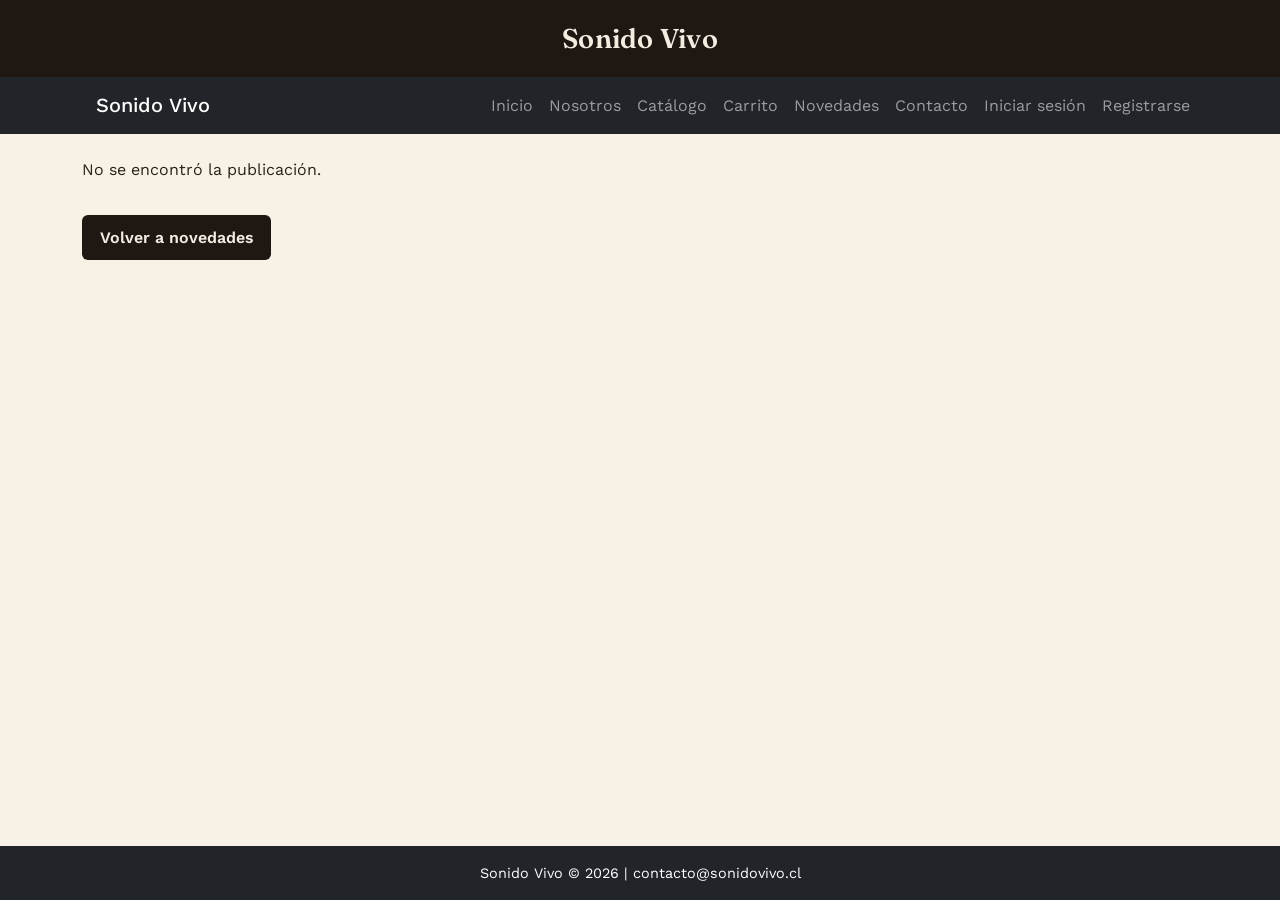
<file: novedad-detalle.html>
<!DOCTYPE html>
<html lang="es">
<head>
    <meta charset="UTF-8">
    <meta name="viewport" content="width=device-width, initial-scale=1.0">
    <title>Sonido Vivo - Detalle de novedad</title>
    <link href="https://cdn.jsdelivr.net/npm/bootstrap@5.3.3/dist/css/bootstrap.min.css" rel="stylesheet">
    <link rel="stylesheet" href="css/style.css">
</head>
<body>
    <header>
        <h1>Sonido Vivo</h1>
    </header>
    
    <nav class="navbar navbar-expand-lg navbar-dark bg-dark">
        <div class="container">
            <a class="navbar-brand" href="index.html">Sonido Vivo</a>
            <button class="navbar-toggler" type="button" data-bs-toggle="collapse" data-bs-target="#mainNav">
                <span class="navbar-toggler-icon"></span>
            </button>
            <div class="collapse navbar-collapse" id="mainNav">
                <ul class="navbar-nav ms-auto">
                    <li class="nav-item"><a class="nav-link" href="index.html">Inicio</a></li>
                    <li class="nav-item"><a class="nav-link" href="nosotros.html">Nosotros</a></li>
                    <li class="nav-item"><a class="nav-link" href="catalogo.html">Catálogo</a></li>
                    <li class="nav-item"><a class="nav-link" href="carrito.html">Carrito</a></li>
                    <li class="nav-item"><a class="nav-link" href="novedades.html">Novedades</a></li>
                    <li class="nav-item"><a class="nav-link" href="contacto.html">Contacto</a></li>
                    <li class="nav-item"><a class="nav-link" href="login.html">Iniciar sesión</a></li>
                    <li class="nav-item"><a class="nav-link" href="registro.html">Registrarse</a></li>
                </ul>
            </div>
        </div>
    </nav>

    <main class="container py-4">
        <div id="detalle-novedad"></div>
        <a href="novedades.html" class="btn btn-outline-dark mt-3">Volver a novedades</a>
    </main>

    <footer class="bg-dark text-white text-center py-3 mt-4">
        <p class="mb-0">Sonido Vivo &copy; 2026 | contacto@sonidovivo.cl</p>
    </footer>

    <script src="js/novedades.js"></script>
    <script>
        document.addEventListener('DOMContentLoaded', function () {
            var id = parseInt(localStorage.getItem('novedadSeleccionada'));
            var contenedor = document.getElementById('detalle-novedad');
            var novedad = novedades.find(function (n) { return n.id === id; });

            if (!novedad) {
                contenedor.innerHTML = '<p>No se encontró la publicación.</p>';
                return;
            }

            contenedor.innerHTML =
                '<img src="' + novedad.imagen + '" class="img-fluid rounded mb-3" alt="' + novedad.titulo + '" style="max-height:350px;object-fit:contain;width:100%"">' +
                '<h2>' + novedad.titulo + '</h2>' +
                '<p class="text-muted">' + novedad.resumen + '</p>' +
                '<p>' + novedad.contenido + '</p>';
        });
    </script>
</body>
</html>
</file>
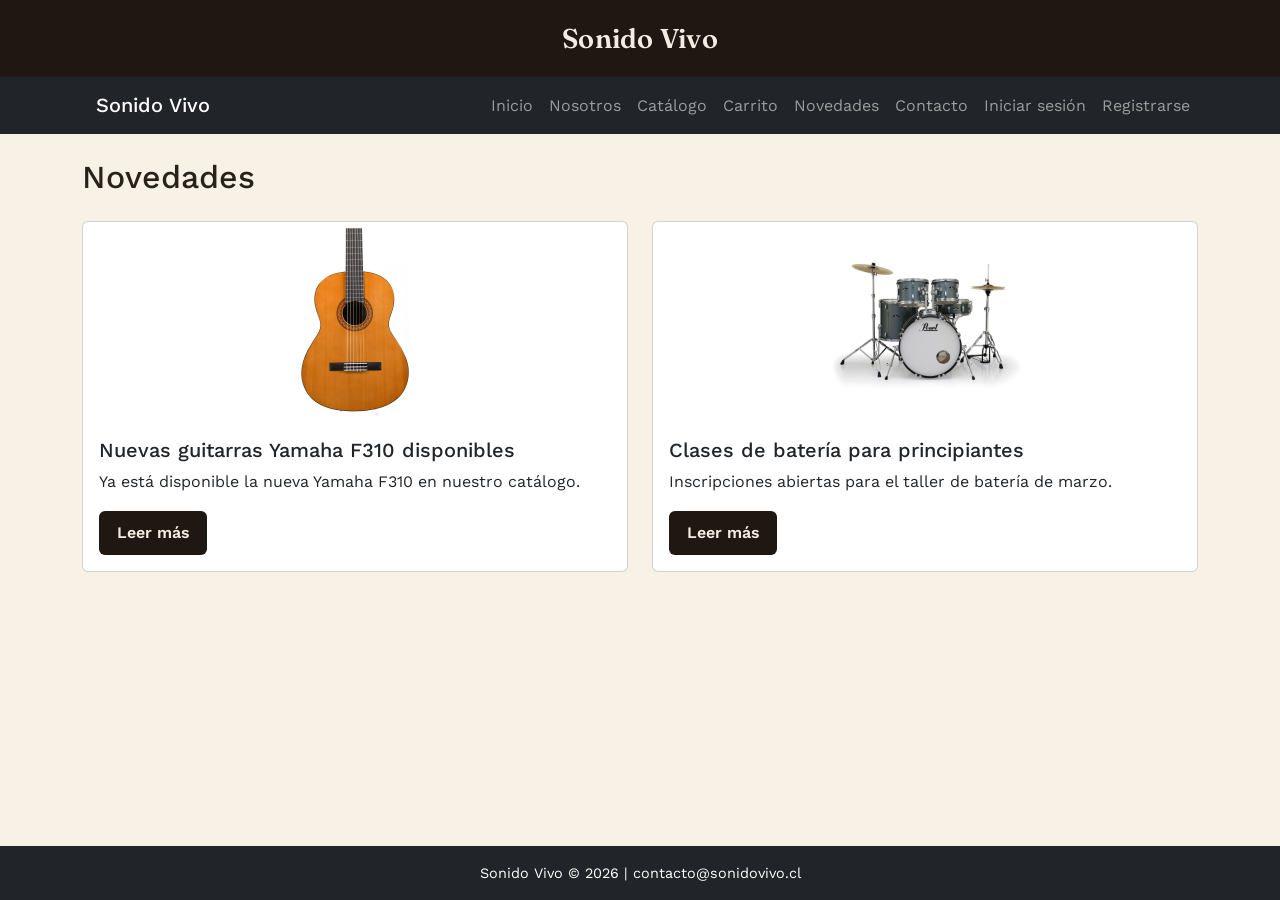
<file: novedades.html>
<!DOCTYPE html>
<html lang="es">
<head>
    <meta charset="UTF-8">
    <meta name="viewport" content="width=device-width, initial-scale=1.0">
    <title>Sonido Vivo - Novedades</title>
    <link href="https://cdn.jsdelivr.net/npm/bootstrap@5.3.3/dist/css/bootstrap.min.css" rel="stylesheet">
    <link rel="stylesheet" href="css/style.css">
</head>
<body>
    <header>
        <h1>Sonido Vivo</h1>
    </header>

    <nav class="navbar navbar-expand-lg navbar-dark bg-dark">
        <div class="container">
            <a class="navbar-brand" href="index.html">Sonido Vivo</a>
            <button class="navbar-toggler" type="button" data-bs-toggle="collapse" data-bs-target="#mainNav">
                <span class="navbar-toggler-icon"></span>
            </button>
            <div class="collapse navbar-collapse" id="mainNav">
                <ul class="navbar-nav ms-auto">
                    <li class="nav-item"><a class="nav-link" href="index.html">Inicio</a></li>
                    <li class="nav-item"><a class="nav-link" href="nosotros.html">Nosotros</a></li>
                    <li class="nav-item"><a class="nav-link" href="catalogo.html">Catálogo</a></li>
                    <li class="nav-item"><a class="nav-link" href="carrito.html">Carrito</a></li>
                    <li class="nav-item"><a class="nav-link" href="novedades.html">Novedades</a></li>
                    <li class="nav-item"><a class="nav-link" href="contacto.html">Contacto</a></li>
                    <li class="nav-item"><a class="nav-link" href="login.html">Iniciar sesión</a></li>
                    <li class="nav-item"><a class="nav-link" href="registro.html">Registrarse</a></li>
                </ul>
            </div>
        </div>
    </nav>

    <main class="container py-4">
        <h2 class="mb-4">Novedades</h2>
        <div class="row" id="lista-novedades"></div>
    </main>

    <footer class="bg-dark text-white text-center py-3 mt-4">
        <p class="mb-0">Sonido Vivo &copy; 2026 | contacto@sonidovivo.cl</p>
    </footer>

    <script src="js/novedades.js"></script>
    <script>
        function verNovedad(id) {
    localStorage.setItem('novedadSeleccionada', id);
    window.location.href = 'novedad-detalle.html';
    }

        document.addEventListener('DOMContentLoaded', function () {
            var contenedor = document.getElementById('lista-novedades');
            novedades.forEach(function (n) {
            var col = document.createElement('div');
            col.className = 'col-md-6 mb-3';
            col.innerHTML =
            '<div class="card h-100">' +
            '  <img src="' + n.imagen + '" class="card-img-top" alt="' + n.titulo + '">' +
            '  <div class="card-body">' +
            '    <h5 class="card-title">' + n.titulo + '</h5>' +
            '    <p class="card-text">' + n.resumen + '</p>' +
            '    <button class="btn btn-outline-dark btn-sm" onclick="verNovedad(' + n.id + ')">Leer más</button>' +
            '  </div>' +
            '</div>';
        contenedor.appendChild(col);
        });
    });
    </script>
</body>
</html>
</file>
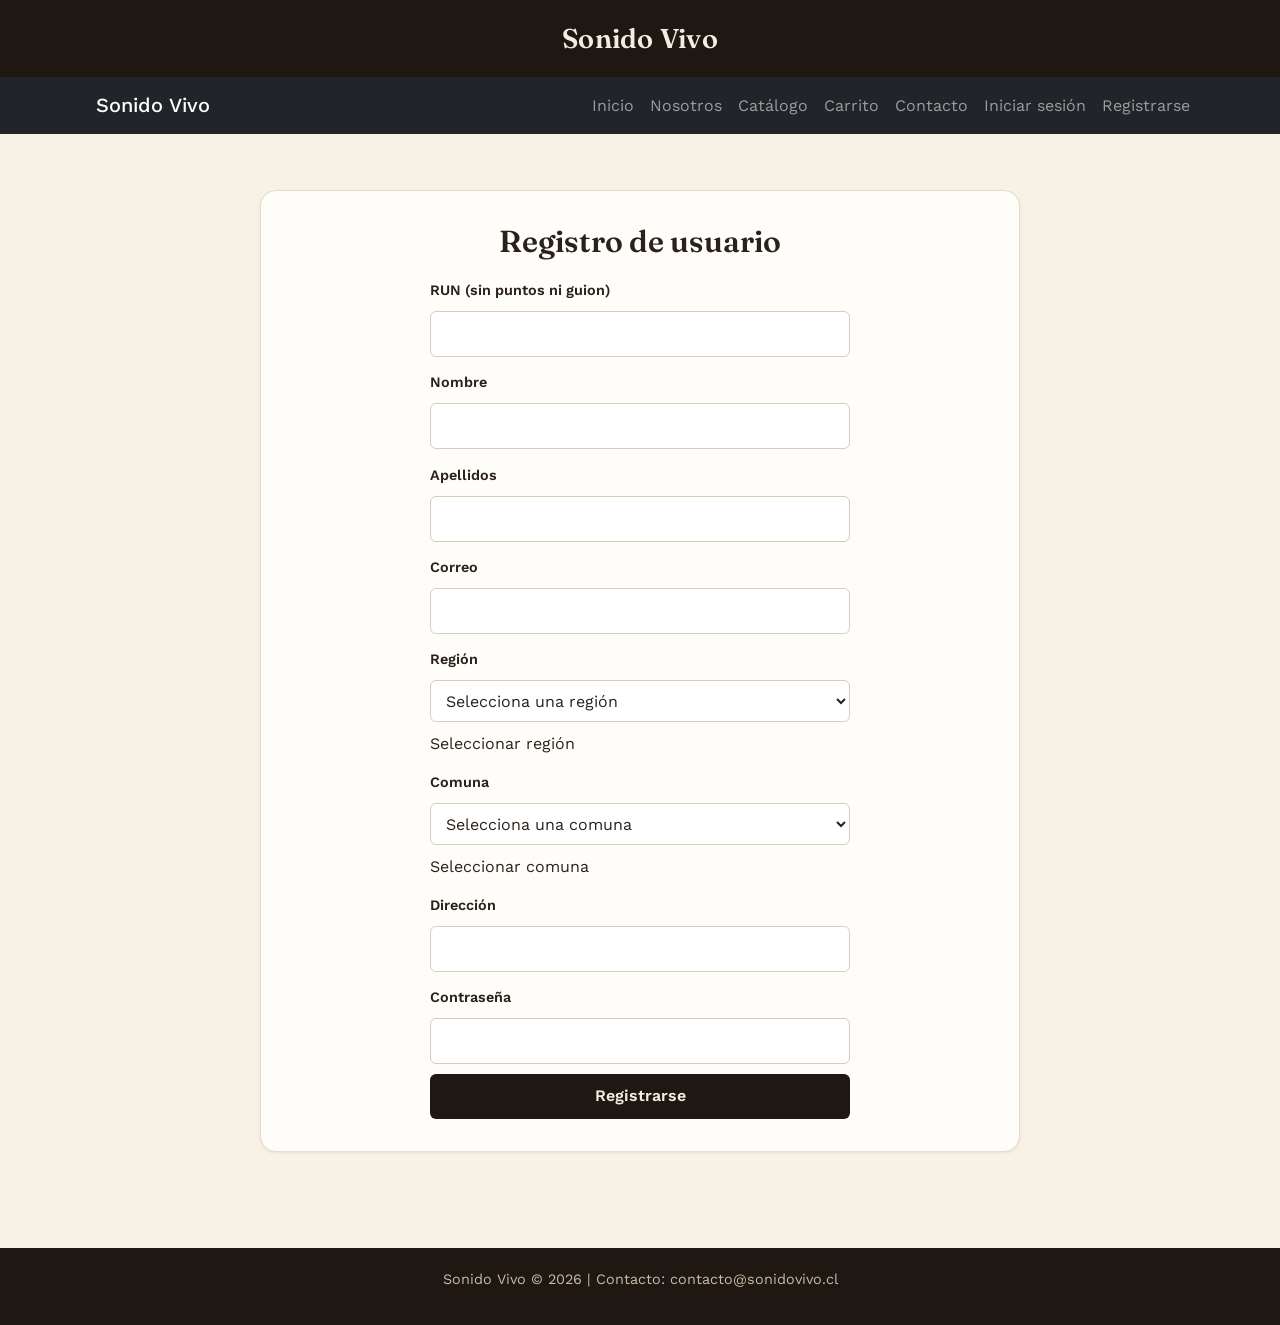
<file: registro.html>
<!DOCTYPE html>
<html lang="es">
<head>
    <meta charset="UTF-8">
    <meta name="viewport" content="width=device-width, initial-scale=1.0">
    <title>Sonido Vivo - Registrarse</title>
    <link href="https://cdn.jsdelivr.net/npm/bootstrap@5.3.3/dist/css/bootstrap.min.css" rel="stylesheet">
    <link rel="stylesheet" href="css/style.css">
</head>
<body>
    <header>
        <h1>Sonido Vivo</h1>
    </header>

    <nav class="navbar navbar-expand-lg navbar-dark bg-dark">
        <div class="container">
            <a class="navbar-brand" href="index.html">Sonido Vivo</a>
            <button class="navbar-toggler" type="button" data-bs-toggle="collapse" data-bs-target="#mainNav">
            <span class="navbar-toggler-icon"></span>
            </button>
            <div class="collapse navbar-collapse" id="mainNav">
                <ul class="navbar-nav ms-auto">
                    <li class="nav-item"><a class="nav-link" href="index.html">Inicio</a></li>
                    <li class="nav-item"><a class="nav-link" href="nosotros.html">Nosotros</a></li>
                    <li class="nav-item"><a class="nav-link" href="catalogo.html">Catálogo</a></li>
                    <li class="nav-item"><a class="nav-link" href="carrito.html">Carrito</a></li>
                    <li class="nav-item"><a class="nav-link" href="contacto.html">Contacto</a></li>
                    <li class="nav-item"><a class="nav-link" href="login.html">Iniciar sesión</a></li>
                    <li class="nav-item"><a class="nav-link" href="registro.html">Registrarse</a></li>
                </ul>
            </div>
        </div>
    </nav>

    <main>
        <section>
            <h2>Registro de usuario</h2>
            <form id="form-registro">
                <label for="run">RUN (sin puntos ni guion)</label>
                <input type="text" id="run" name="run">
                <label for="nombre">Nombre</label>
                <input type="text" id="nombre" name="nombre">
                <label for="apellidos">Apellidos</label>
                <input type="text" id="apellidos" name="apellidos">
                <label for="correo">Correo</label>
                <input type="email" id="correo" name="correo">
                <label for="region">Región</label>
                <select id="region" name="region"><!-- cargar regiones con JS --></select>
                <option value="">Seleccionar región</option>
                <label for="comuna">Comuna</label>
                <select id="comuna" name="comuna"><!-- actualizar con JS --></select>
                <option value="">Seleccionar comuna</option>
                <label for="direccion">Dirección</label>
                <input type="text" id="direccion" name="direccion">
                <label for="clave">Contraseña</label>
                <input type="password" id="clave" name="clave" minlength="4" required>
                <button type="submit">Registrarse</button>
            </form>
        </section>
    </main>

    <footer>
        <p>Sonido Vivo &copy; 2026 | Contacto: contacto@sonidovivo.cl</p>
    </footer>
    
    <script src="js/auth.js"></script>
    <script src="js/validaciones.js"></script>
    <script src="js/regiones.js"></script>
</body>
</html>
</file>
<file: css/style.css>
@import url('https://fonts.googleapis.com/css2?family=Fraunces:opsz,wght@9..144,500;9..144,600;9..144,700&family=Work+Sans:wght@400;500;600;700&display=swap');
 

:root {

    --walnut-950: #1E1712;   
    --walnut-800: #2C231D;   
    --paper: #F7F1E6;        
    --paper-card: #FFFDF9;   
    --line: #E6DDCF;         
 
   
    --ink: #2A211A;          
    --ink-muted: #6B5F52;    
    --paper-text: #F3ECE1;  
    --paper-text-muted: #C9BBA8;
 
   
    --brass: #B9812F;        
    --brass-light: #D9A54D;  
    --brass-deep: #8C5E1F;   
    --forest: #3E5C4E;      
    --wine: #6E2430;        
    --wine-light: #8A3040;
 
 
    --font-display: 'Fraunces', Georgia, 'Times New Roman', serif;
    --font-body: 'Work Sans', system-ui, -apple-system, 'Segoe UI', Roboto, sans-serif;

    --radius-sm: 6px;
    --radius-md: 10px;
    --radius-lg: 16px;
    --shadow-sm: 0 1px 3px rgba(30, 23, 18, .08);
    --shadow-md: 0 8px 20px rgba(30, 23, 18, .12);
}
 

* {
    box-sizing: border-box;
    margin: 0;
    padding: 0;
}
 
html {
    scroll-behavior: smooth;
}
 
body {
    font-family: var(--font-body);
    background-color: var(--paper);
    color: var(--ink);
    line-height: 1.55;
    display: flex;
    flex-direction: column;
    min-height: 100vh;
}
 
img {
    max-width: 100%;
    display: block;
}
 
a {
    color: var(--forest);
}
 

a:focus-visible,
button:focus-visible,
input:focus-visible,
textarea:focus-visible,
select:focus-visible {
    outline: 3px solid var(--brass);
    outline-offset: 2px;
}
 
@media (prefers-reduced-motion: reduce) {
    *, *::before, *::after {
        animation-duration: 0.001ms !important;
        animation-iteration-count: 1 !important;
        transition-duration: 0.001ms !important;
        scroll-behavior: auto !important;
    }
}
 

header {
    background-color: var(--walnut-950);
    color: var(--paper-text);
    text-align: center;
    padding: 1.4rem 1rem;
}
 
header h1 {
    margin: 0;
    font-family: var(--font-display);
    font-weight: 600;
    font-size: 1.7rem;
    letter-spacing: .01em;
}
 
header p {
    font-size: .9rem;
    color: var(--paper-text-muted);
    margin-top: .2rem;
}
 
nav {
    background-color: var(--walnut-800);
    display: flex;
    flex-wrap: wrap;
    justify-content: center;
    gap: .2rem;
    padding: .6rem;
}
 
nav a {
    color: var(--paper-text);
    text-decoration: none;
    padding: .5rem .9rem;
    border-radius: var(--radius-sm);
    font-weight: 500;
    font-size: .95rem;
    transition: background-color .15s ease, color .15s ease;
}
 
nav a:hover {
    background-color: var(--brass);
    color: var(--walnut-950);
}
 
nav a.active {
    color: var(--brass-light);
    background-color: rgba(217, 165, 77, .12);
}
 
nav.nav-admin {
    background-color: var(--wine);
}
 
nav.nav-admin a:hover {
    background-color: var(--wine-light);
    color: var(--paper-text);
}
 
main {
    padding: 1.5rem 0 2.5rem;
    flex: 1;
}
 
section {
    background: var(--paper-card);
    padding: 2rem;
    margin: 2rem auto;
    max-width: 760px;
    width: calc(100% - 2rem);
    border-radius: var(--radius-lg);
    box-shadow: var(--shadow-sm);
    border: 1px solid var(--line);
}
 
section h2,
div h2 {
    text-align: center;
    font-family: var(--font-display);
    font-weight: 600;
    font-size: 1.9rem;
    margin-bottom: .9rem;
    color: var(--ink);
}
 
footer {
    background-color: var(--walnut-950);
    color: var(--paper-text-muted);
    text-align: center;
    padding: 1.2rem;
    margin-top: 1.5rem;
    flex-shrink: 0;
    font-size: .9rem;
}
 

form {
    display: flex;
    flex-direction: column;
    gap: .6rem;
    max-width: 420px;
    margin-inline: auto;
}
 
label {
    font-weight: 600;
    font-size: .9rem;
    color: var(--ink);
    margin-top: .3rem;
}
 
input,
textarea,
select {
    padding: .6rem .7rem;
    border: 1px solid #D8CDBB;
    border-radius: var(--radius-sm);
    font-size: 1rem;
    font-family: var(--font-body);
    background-color: #fff;
    color: var(--ink);
    transition: border-color .15s ease, box-shadow .15s ease;
}
 
input:focus,
textarea:focus,
select:focus {
    outline: none;
    border-color: var(--brass);
    box-shadow: 0 0 0 3px rgba(185, 129, 47, .2);
}
 
textarea {
    min-height: 100px;
    resize: vertical;
}
 
.text-danger {
    color: #A6323F;
    font-size: .85rem;
}
 
.text-success {
    color: var(--forest);
    font-size: .9rem;
    font-weight: 600;
}
 

button,
.btn {
    padding: .65rem 1.1rem;
    background-color: var(--walnut-950);
    color: var(--paper-text);
    border: none;
    border-radius: var(--radius-sm);
    cursor: pointer;
    font-size: 1rem;
    font-family: var(--font-body);
    font-weight: 600;
    transition: background-color .15s ease, transform .1s ease;
}
 
button:hover,
.btn:hover {
    background-color: var(--brass);
    color: var(--walnut-950);
}
 
button:active,
.btn:active {
    transform: translateY(1px);
}
 

.producto-card {
    background: var(--paper-card);
    border: 1px solid var(--line);
    border-radius: var(--radius-md);
    padding: 1rem;
    display: flex;
    flex-direction: column;
    align-items: center;
    text-align: center;
    box-shadow: var(--shadow-sm);
    transition: transform .18s ease, box-shadow .18s ease;
}
 
.producto-card:hover {
    transform: translateY(-4px);
    box-shadow: var(--shadow-md);
}
 
.producto-card img {
    width: 100%;
    max-width: 180px;
    height: 180px;
    object-fit: cover;
    border-radius: var(--radius-sm);
}
 
.producto-card h3 {
    font-family: var(--font-display);
    font-weight: 600;
    font-size: 1rem;
    margin: .6rem 0 .1rem;
    color: var(--ink);
}
 
.producto-card .marca {
    font-size: .8rem;
    color: var(--ink-muted);
}
 
.producto-card .precio {
    font-weight: 700;
    color: var(--brass-deep);
    margin: .4rem 0;
    font-size: 1.05rem;
}
 
.producto-card button {
    margin-top: .5rem;
    width: 100%;
}
 
#lista-productos {
    display: grid;
    grid-template-columns: repeat(3, 1fr);
    gap: 1.2rem;
    padding: 1.2rem 0;
}
 
@media (max-width: 768px) {
    #lista-productos {
        grid-template-columns: repeat(2, 1fr);
    }
}
 
@media (max-width: 480px) {
    #lista-productos {
        grid-template-columns: 1fr;
    }
}
 

.card-grid-item .card {
    height: 100%;
    border: 1px solid var(--line);
    border-radius: var(--radius-md);
    box-shadow: var(--shadow-sm);
    transition: transform .18s ease, box-shadow .18s ease;
}
 
.card-grid-item .card:hover {
    transform: translateY(-3px);
    box-shadow: var(--shadow-md);
}
 
.card-grid-item .card-img-top {
    height: 200px;
    object-fit: cover;
    border-radius: var(--radius-md) var(--radius-md) 0 0;
}
 
.card-grid-item .card-body {
    display: flex;
    flex-direction: column;
    font-family: var(--font-body);
}
 
.card-grid-item .card-body .d-grid {
    margin-top: auto;
}
 
#lista-novedades .card-img-top {
    height: 200px;
    object-fit: contain;
    width: 100%;
}
 

#detalle-producto {
    display: flex;
    flex-direction: column;
    align-items: center;
    text-align: center;
    gap: .7rem;
}
 
#detalle-producto img {
    width: 100%;
    max-width: 340px;
    height: 320px;
    object-fit: cover;
    border-radius: var(--radius-md);
    box-shadow: var(--shadow-sm);
}
 

.carrito-item {
    display: flex;
    gap: 1rem;
    align-items: center;
    border: 1px solid var(--line);
    border-radius: var(--radius-md);
    padding: .7rem;
    margin-bottom: .6rem;
    background: var(--paper-card);
}
 
.carrito-item img {
    width: 90px;
    height: 90px;
    object-fit: cover;
    border-radius: var(--radius-sm);
}
 
.carrito-item h3 {
    font-family: var(--font-display);
    font-size: 1rem;
    margin-bottom: .1rem;
    color: var(--ink);
}
 
#total-carrito {
    font-weight: 700;
    font-size: 1.2rem;
    margin: .9rem 0;
    color: var(--brass-deep);
    font-family: var(--font-display);
}
 

.carrusel-slide {
    position: relative;
    display: none;
    min-height: 250px;
    overflow: hidden;
    border-radius: var(--radius-lg);
}
 
.carrusel-slide.activo {
    display: block;
}
 
.carrusel-slide img {
    height: 250px;
    width: 100%;
    object-fit: cover;
    display: block;
}
 
.carrusel-contenido {
    position: absolute;
    inset: 0;
    display: flex;
    flex-direction: column;
    justify-content: center;
    align-items: center;
    background: linear-gradient(180deg, rgba(30, 23, 18, .15) 0%, rgba(30, 23, 18, .8) 100%);
    color: var(--paper-text);
    text-align: center;
    padding: 1rem;
}
 
.carrusel-contenido h2 {
    font-family: var(--font-display);
    font-weight: 600;
    font-size: 1.9rem;
    margin-bottom: .5rem;
    color: var(--brass-light);
}
 
.carrusel-contenido p {
    font-size: 1rem;
    max-width: 500px;
    color: var(--paper-text);
}
 
.carrusel-btn {
    position: absolute;
    top: 50%;
    transform: translateY(-50%);
    background: rgba(30, 23, 18, .55);
    color: var(--paper-text);
    border: none;
    font-size: 1.8rem;
    line-height: 1;
    padding: .5rem .8rem;
    cursor: pointer;
    border-radius: var(--radius-sm);
    z-index: 2;
    transition: background-color .15s ease;
}
 
.carrusel-btn:hover {
    background: var(--brass);
    color: var(--walnut-950);
}
 
.carrusel-btn.izq { left: .8rem; }
.carrusel-btn.der { right: .8rem; }
 

#destacados {
    display: flex;
    flex-wrap: wrap;
    gap: 1.2rem;
    justify-content: center;
}
 
#destacados .producto-card {
    flex: 0 0 210px;
}
 
.logo {
    width: 100%;
    max-width: 50px;
    object-fit: cover;
    border-radius: var(--radius-sm);
}
 
table {
    width: 100%;
    border-collapse: collapse;
    background: var(--paper-card);
    border-radius: var(--radius-md);
    overflow: hidden;
    font-size: .95rem;
}
 
table[border] {
    border: none; 
}
 
thead th {
    background-color: var(--walnut-950);
    color: var(--paper-text);
    text-align: left;
    padding: .8rem .9rem;
    font-family: var(--font-body);
    font-weight: 600;
}
 
tbody td {
    padding: .7rem .9rem;
    border-bottom: 1px solid var(--line);
    color: var(--ink);
}
 
tbody tr:hover {
    background-color: #FBF4E7;
}
 
tbody tr:last-child td {
    border-bottom: none;
}
 
table button {
    padding: .4rem .7rem;
    font-size: .85rem;
}
</file>
